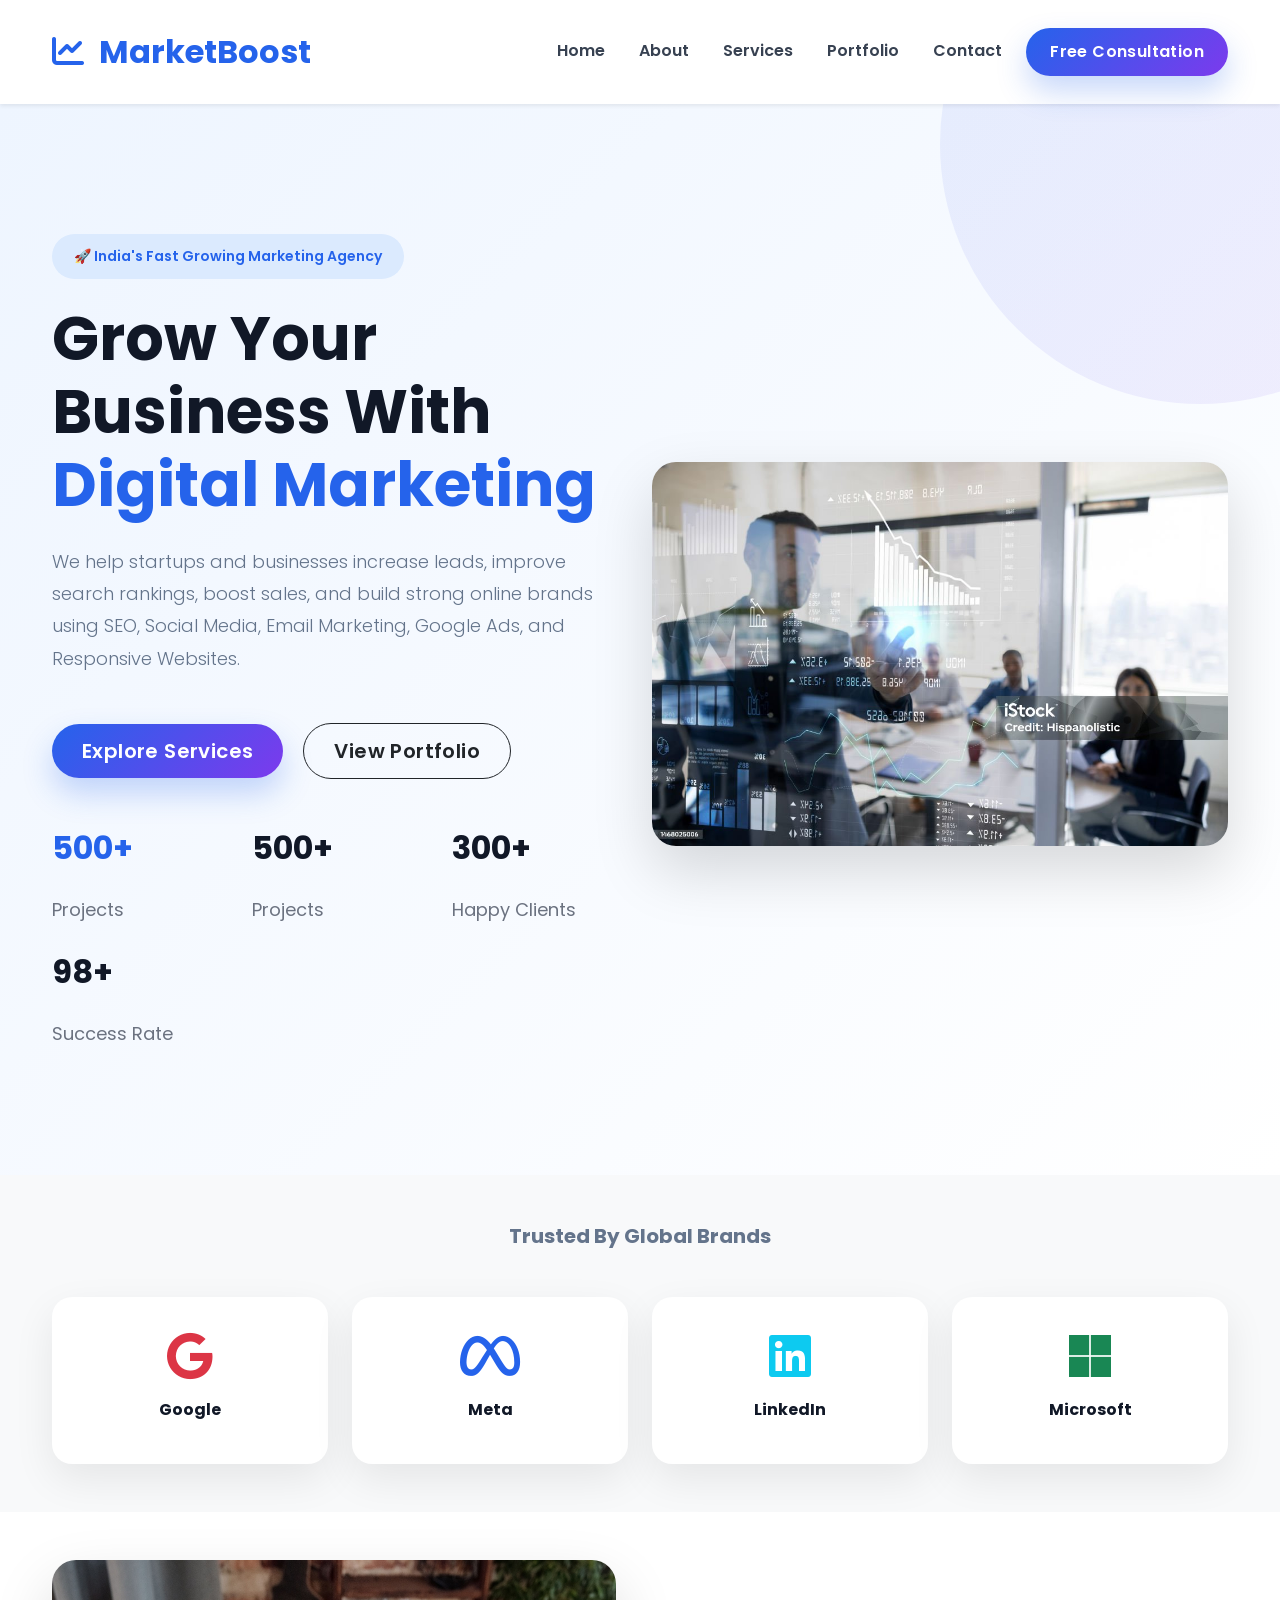
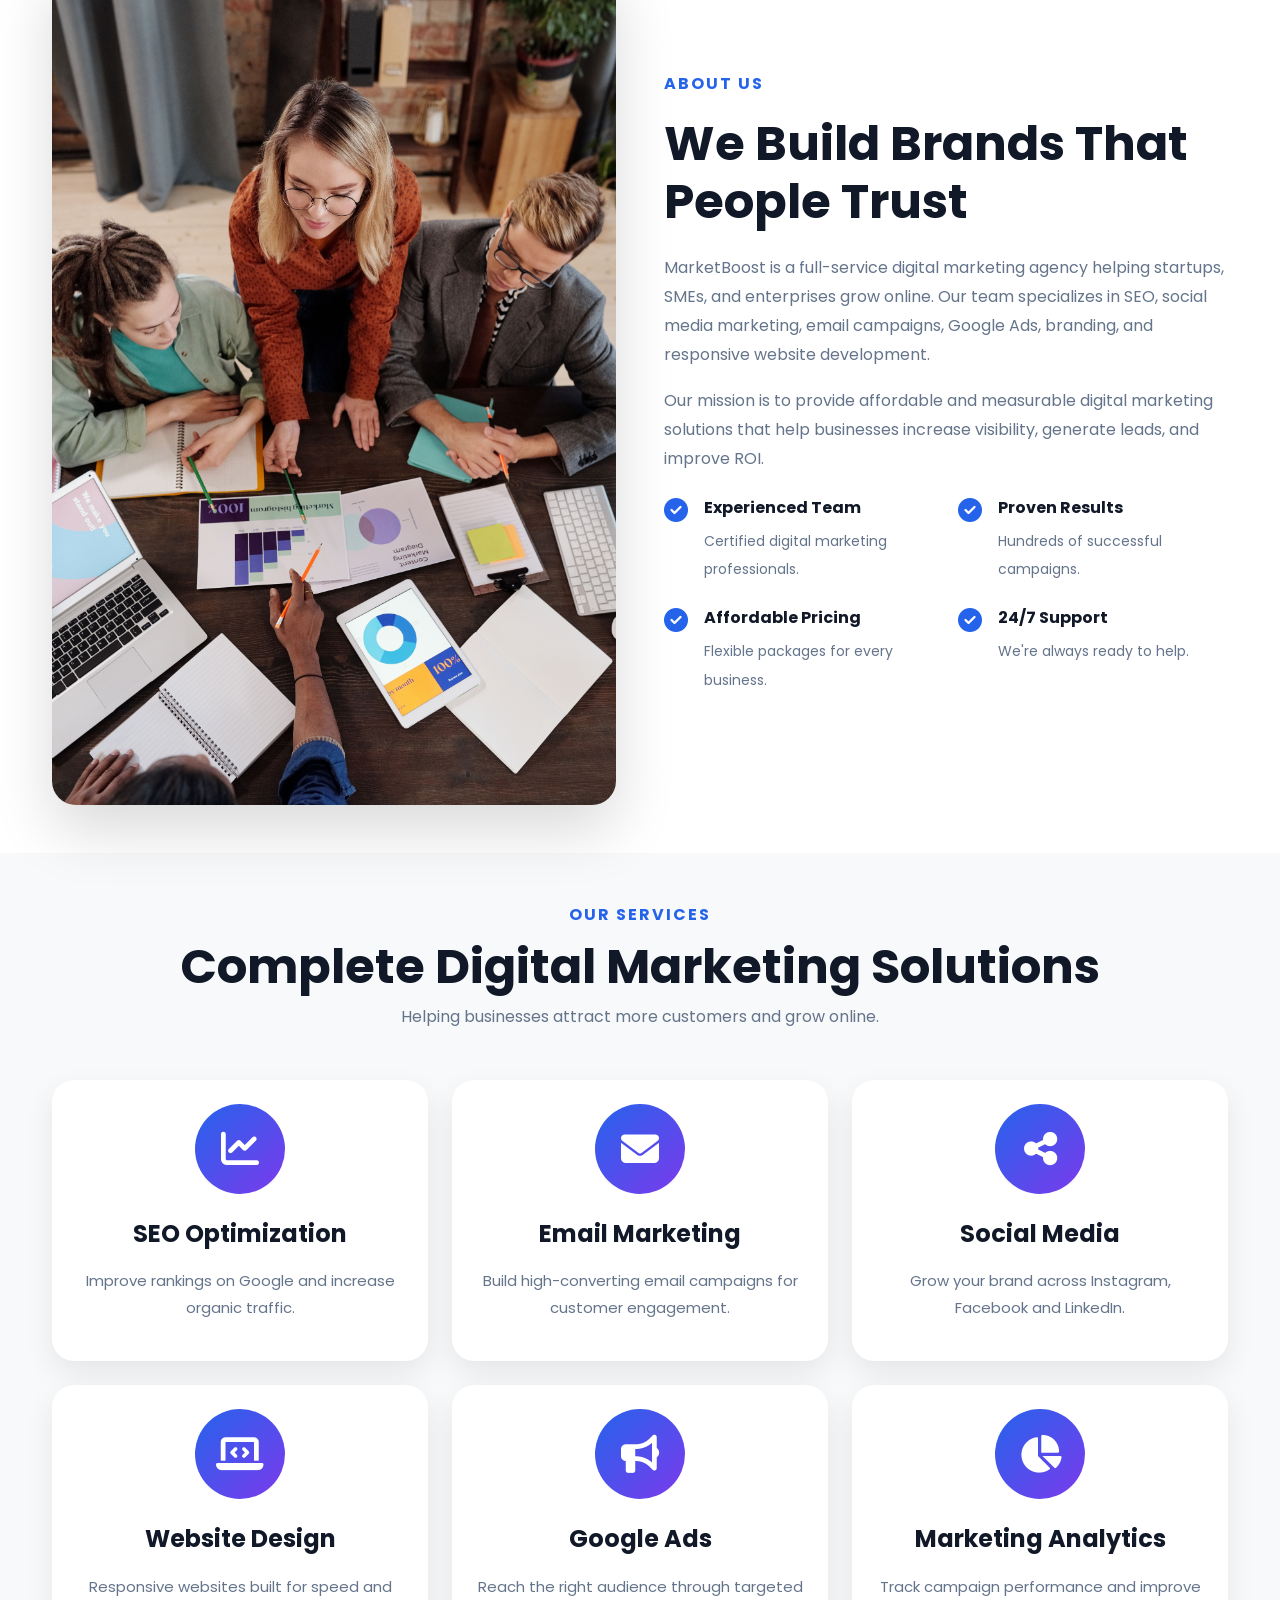
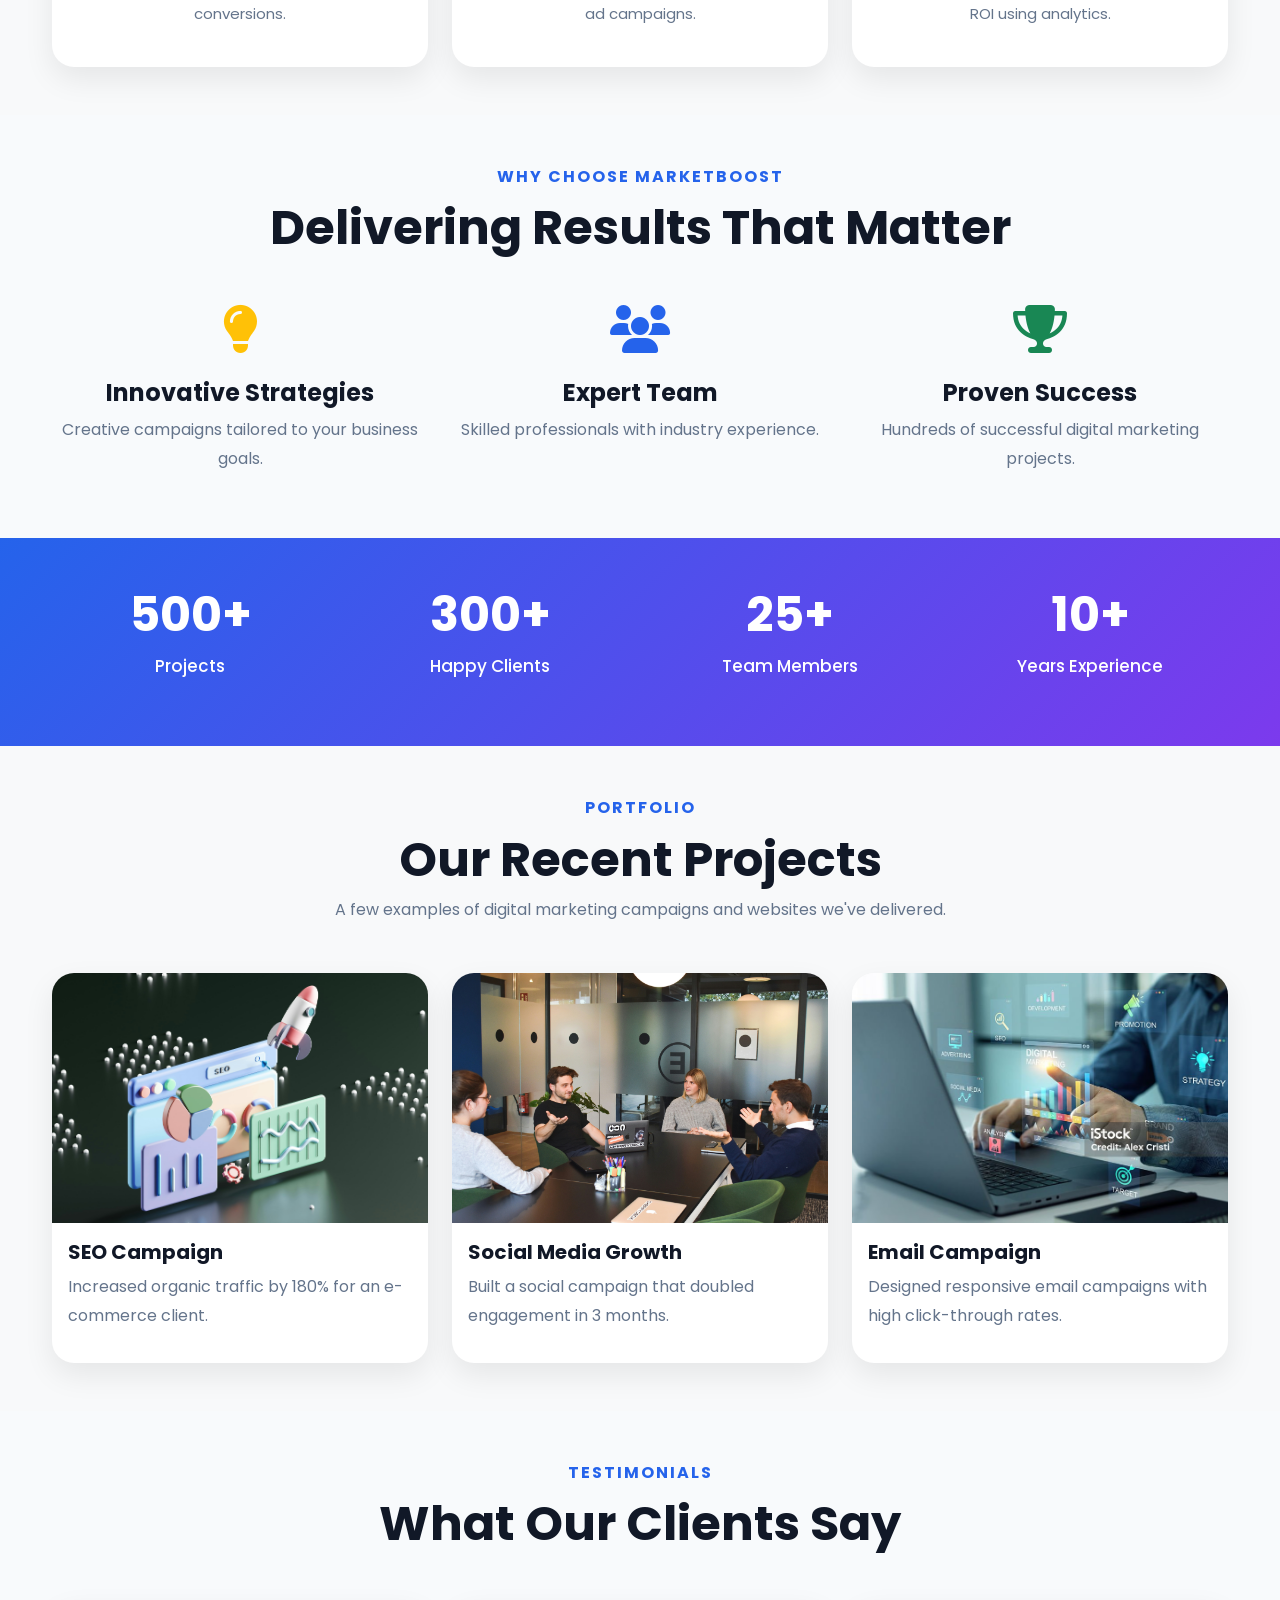
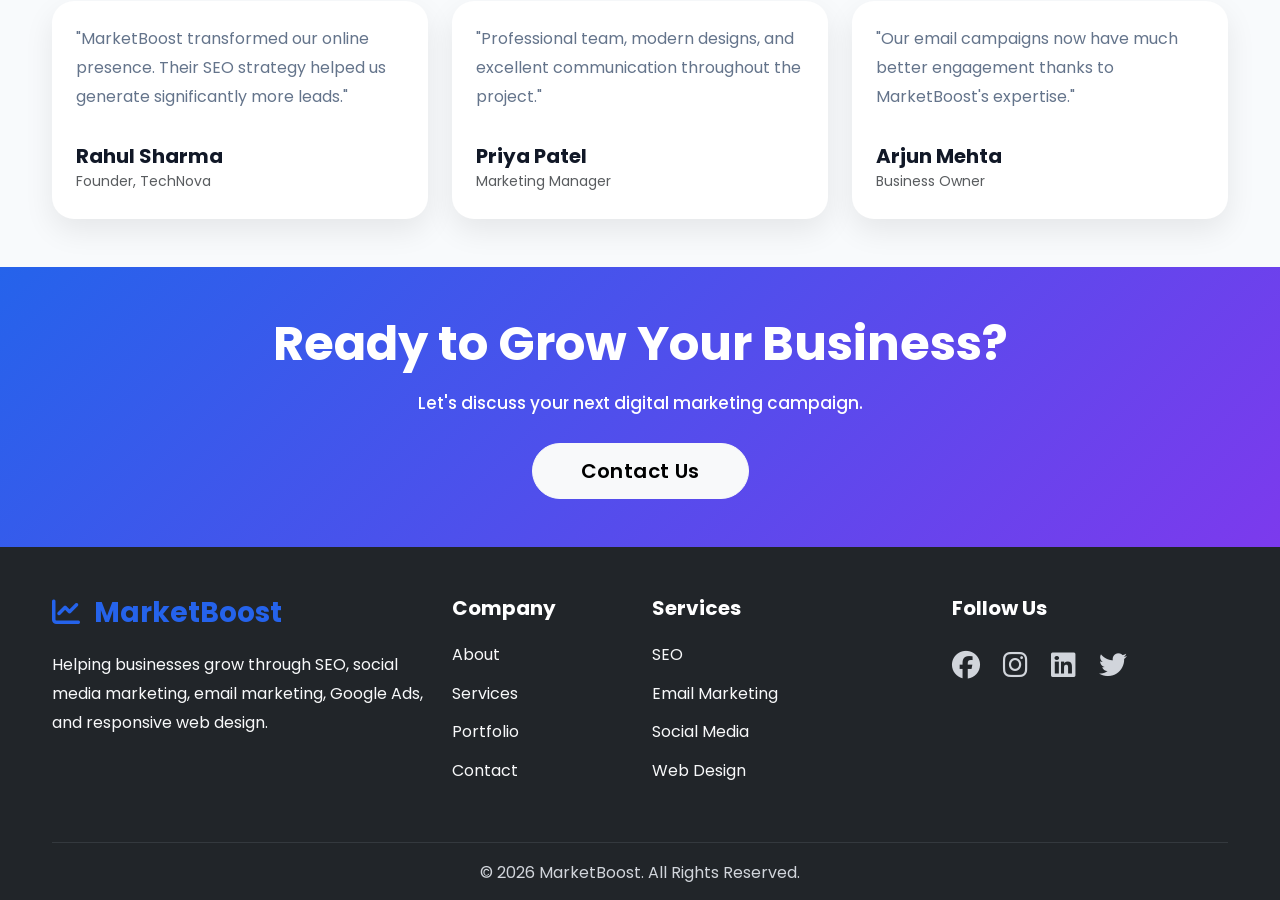
<file: index.html>
<!DOCTYPE html>
<html lang="en">

<head>

    <meta charset="UTF-8">

    <meta name="viewport" content="width=device-width, initial-scale=1.0">

    <title>MarketBoost | Digital Marketing Agency</title>

    <meta name="description"
        content="MarketBoost is a modern digital marketing agency specializing in SEO, Email Marketing, Social Media Marketing, Web Design, and Business Growth.">

    <!-- Google Font -->

    <link rel="preconnect" href="https://fonts.googleapis.com">

    <link rel="preconnect"
        href="https://fonts.gstatic.com"
        crossorigin>

    <link href="https://fonts.googleapis.com/css2?family=Poppins:wght@300;400;500;600;700;800&display=swap"
        rel="stylesheet">

    <!-- Bootstrap -->

    <link href="https://cdn.jsdelivr.net/npm/bootstrap@5.3.3/dist/css/bootstrap.min.css"
        rel="stylesheet">

    <!-- Font Awesome -->

    <link rel="stylesheet"
        href="https://cdnjs.cloudflare.com/ajax/libs/font-awesome/6.6.0/css/all.min.css">

    <!-- Custom CSS -->

    <link rel="stylesheet"
        href="assets/css/style.css">
        <link rel="stylesheet" href="assets/css/responsive.css">

</head>

<body>

<!-- ================= NAVBAR ================= -->

<nav class="navbar navbar-expand-lg navbar-light bg-white shadow-sm sticky-top">

<div class="container">

<a class="navbar-brand fw-bold fs-2 text-primary"
href="#">

<i class="fa-solid fa-chart-line"></i>

MarketBoost

</a>

<button
class="navbar-toggler"
type="button"
data-bs-toggle="collapse"
data-bs-target="#menu">

<span class="navbar-toggler-icon"></span>

</button>

<div class="collapse navbar-collapse"
id="menu">

<ul class="navbar-nav ms-auto align-items-lg-center">

<li class="nav-item">

<a class="nav-link"
href="index.html">

Home

</a>

</li>

<li class="nav-item">

<a class="nav-link"
href="about.html">

About

</a>

</li>

<li class="nav-item">

<a class="nav-link"
href="services.html">

Services

</a>

</li>

<li class="nav-item">

<a class="nav-link"
href="portfolio.html">

Portfolio

</a>

</li>

<li class="nav-item">

<a class="nav-link"
href="contact.html">

Contact

</a>

</li>

<li class="nav-item ms-lg-3">

<a href="contact.html"
class="btn btn-primary px-4">

Free Consultation

</a>

</li>

</ul>

</div>

</div>

</nav>

<!-- ================= HERO ================= -->

<section class="hero">

<div class="container">

<div class="row align-items-center">

<div class="col-lg-6">

<span class="hero-tag">

🚀 India's Fast Growing Marketing Agency

</span>

<h1 class="display-3 fw-bold mt-4">

Grow Your Business

With

<span class="text-primary">

Digital Marketing

</span>

</h1>

<p class="lead text-secondary mt-4">

We help startups and businesses increase leads,
improve search rankings,
boost sales,
and build strong online brands using
SEO,
Social Media,
Email Marketing,
Google Ads,
and Responsive Websites.

</p>

<div class="mt-5">

<a href="#services"
class="btn btn-primary btn-lg me-3">

Explore Services

</a>

<a href="#portfolio"
class="btn btn-outline-dark btn-lg">

View Portfolio

</a>

</div>

<div class="row mt-5">

<div class="col-4">

<h2 class="fw-bold text-primary">

500+

</h2>

<p>

Projects

</p>

</div>

<div class="col-4">
    <h2 class="counter" data-target="500">0</h2>
    <p>Projects</p>
</div>

<div class="col-4">
    <h2 class="counter" data-target="300">0</h2>
    <p>Happy Clients</p>
</div>

<div class="col-4">
    <h2 class="counter" data-target="98">0</h2>
    <p>Success Rate</p>
</div>




</div>

</div>

<div class="col-lg-6">

<img
src="assets/images/hero1.jpg"
class="img-fluid rounded-4 shadow-lg"
alt="Digital Marketing">

</div>

</div>

</div>

</section>

<!-- ================= TRUSTED CLIENTS ================= -->

<section class="clients py-5 bg-light">

<div class="container text-center">

<h5 class="text-secondary mb-5">

Trusted By Global Brands

</h5>

<div class="row g-4">

<div class="col-6 col-md-3">

<div class="client-box">

<i class="fa-brands fa-google fa-3x text-danger"></i>

<h6 class="mt-3">

Google

</h6>

</div>

</div>

<div class="col-6 col-md-3">

<div class="client-box">

<i class="fa-brands fa-meta fa-3x text-primary"></i>

<h6 class="mt-3">

Meta

</h6>

</div>

</div>

<div class="col-6 col-md-3">

<div class="client-box">

<i class="fa-brands fa-linkedin fa-3x text-info"></i>

<h6 class="mt-3">

LinkedIn

</h6>

</div>

</div>

<div class="col-6 col-md-3">

<div class="client-box">

<i class="fa-brands fa-microsoft fa-3x text-success"></i>

<h6 class="mt-3">

Microsoft

</h6>

</div>

</div>

</div>

</div>

</section>

<!-- ================= ABOUT SECTION STARTS BELOW ================= -->
 <!-- ===========================
        ABOUT SECTION
=========================== -->

<section id="about" class="py-5">

    <div class="container">

        <div class="row align-items-center g-5">

            <div class="col-lg-6">

                <img src="assets/images/about.jpg"
                    class="img-fluid rounded-4 shadow-lg"
                    alt="About MarketBoost">

            </div>

            <div class="col-lg-6">

                <span class="text-primary fw-bold text-uppercase">

                    About Us

                </span>

                <h2 class="display-5 fw-bold mt-3">

                    We Build Brands That People Trust

                </h2>

                <p class="text-secondary mt-4">

                    MarketBoost is a full-service digital marketing agency
                    helping startups, SMEs, and enterprises grow online.
                    Our team specializes in SEO, social media marketing,
                    email campaigns, Google Ads, branding, and responsive
                    website development.

                </p>

                <p class="text-secondary">

                    Our mission is to provide affordable and measurable
                    digital marketing solutions that help businesses
                    increase visibility, generate leads, and improve ROI.

                </p>

                <div class="row mt-4">

                    <div class="col-md-6">

                        <div class="d-flex mb-4">

                            <i class="fa-solid fa-circle-check text-primary fs-4 me-3"></i>

                            <div>

                                <h6 class="fw-bold">

                                    Experienced Team

                                </h6>

                                <small class="text-secondary">

                                    Certified digital marketing professionals.

                                </small>

                            </div>

                        </div>

                        <div class="d-flex">

                            <i class="fa-solid fa-circle-check text-primary fs-4 me-3"></i>

                            <div>

                                <h6 class="fw-bold">

                                    Affordable Pricing

                                </h6>

                                <small class="text-secondary">

                                    Flexible packages for every business.

                                </small>

                            </div>

                        </div>

                    </div>

                    <div class="col-md-6">

                        <div class="d-flex mb-4">

                            <i class="fa-solid fa-circle-check text-primary fs-4 me-3"></i>

                            <div>

                                <h6 class="fw-bold">

                                    Proven Results

                                </h6>

                                <small class="text-secondary">

                                    Hundreds of successful campaigns.

                                </small>

                            </div>

                        </div>

                        <div class="d-flex">

                            <i class="fa-solid fa-circle-check text-primary fs-4 me-3"></i>

                            <div>

                                <h6 class="fw-bold">

                                    24/7 Support

                                </h6>

                                <small class="text-secondary">

                                    We're always ready to help.

                                </small>

                            </div>

                        </div>

                    </div>

                </div>

            </div>

        </div>

    </div>

</section>

<!-- ===========================
        SERVICES
=========================== -->

<section id="services" class="py-5 bg-light">

    <div class="container">

        <div class="text-center mb-5">

            <span class="text-primary fw-bold text-uppercase">

                Our Services

            </span>

            <h2 class="display-5 fw-bold mt-2">

                Complete Digital Marketing Solutions

            </h2>

            <p class="text-secondary">

                Helping businesses attract more customers and grow online.

            </p>

        </div>

        <div class="row g-4">

            <div class="col-lg-4">

                <div class="card h-100 border-0 shadow service-card">

                    <div class="card-body p-4 text-center">

                        <i class="fa-solid fa-chart-line fa-3x text-primary mb-4"></i>

                        <h4 class="fw-bold">

                            SEO Optimization

                        </h4>

                        <p class="text-secondary">

                            Improve rankings on Google and increase organic traffic.

                        </p>

                    </div>

                </div>

            </div>

            <div class="col-lg-4">

                <div class="card h-100 border-0 shadow service-card">

                    <div class="card-body p-4 text-center">

                        <i class="fa-solid fa-envelope fa-3x text-success mb-4"></i>

                        <h4 class="fw-bold">

                            Email Marketing

                        </h4>

                        <p class="text-secondary">

                            Build high-converting email campaigns for customer engagement.

                        </p>

                    </div>

                </div>

            </div>

            <div class="col-lg-4">

                <div class="card h-100 border-0 shadow service-card">

                    <div class="card-body p-4 text-center">

                        <i class="fa-solid fa-share-nodes fa-3x text-danger mb-4"></i>

                        <h4 class="fw-bold">

                            Social Media

                        </h4>

                        <p class="text-secondary">

                            Grow your brand across Instagram, Facebook and LinkedIn.

                        </p>

                    </div>

                </div>

            </div>

            <div class="col-lg-4">

                <div class="card h-100 border-0 shadow service-card">

                    <div class="card-body p-4 text-center">

                        <i class="fa-solid fa-laptop-code fa-3x text-warning mb-4"></i>

                        <h4 class="fw-bold">

                            Website Design

                        </h4>

                        <p class="text-secondary">

                            Responsive websites built for speed and conversions.

                        </p>

                    </div>

                </div>

            </div>

            <div class="col-lg-4">

                <div class="card h-100 border-0 shadow service-card">

                    <div class="card-body p-4 text-center">

                        <i class="fa-solid fa-bullhorn fa-3x text-info mb-4"></i>

                        <h4 class="fw-bold">

                            Google Ads

                        </h4>

                        <p class="text-secondary">

                            Reach the right audience through targeted ad campaigns.

                        </p>

                    </div>

                </div>

            </div>

            <div class="col-lg-4">

                <div class="card h-100 border-0 shadow service-card">

                    <div class="card-body p-4 text-center">

                        <i class="fa-solid fa-chart-pie fa-3x text-primary mb-4"></i>

                        <h4 class="fw-bold">

                            Marketing Analytics

                        </h4>

                        <p class="text-secondary">

                            Track campaign performance and improve ROI using analytics.

                        </p>

                    </div>

                </div>

            </div>

        </div>

    </div>

</section>

<!-- ===========================
      WHY CHOOSE US
=========================== -->

<section class="py-5">

    <div class="container">

        <div class="text-center mb-5">

            <span class="text-primary fw-bold text-uppercase">

                Why Choose MarketBoost

            </span>

            <h2 class="display-5 fw-bold mt-2">

                Delivering Results That Matter

            </h2>

        </div>

        <div class="row text-center g-4">

            <div class="col-lg-4">

                <i class="fa-solid fa-lightbulb fa-3x text-warning mb-4"></i>

                <h4 class="fw-bold">

                    Innovative Strategies

                </h4>

                <p class="text-secondary">

                    Creative campaigns tailored to your business goals.

                </p>

            </div>

            <div class="col-lg-4">

                <i class="fa-solid fa-users fa-3x text-primary mb-4"></i>

                <h4 class="fw-bold">

                    Expert Team

                </h4>

                <p class="text-secondary">

                    Skilled professionals with industry experience.

                </p>

            </div>

            <div class="col-lg-4">

                <i class="fa-solid fa-trophy fa-3x text-success mb-4"></i>

                <h4 class="fw-bold">

                    Proven Success

                </h4>

                <p class="text-secondary">

                    Hundreds of successful digital marketing projects.

                </p>

            </div>

        </div>

    </div>

</section>

<!-- ===========================
        COMPANY STATS
=========================== -->

<section class="stats py-5 bg-primary text-white">

    <div class="container">

        <div class="row text-center">

            <div class="col-6 col-lg-3">

                <h2 class="counter display-5 fw-bold" data-target="500">0</h2>
                <p>Projects</p>

            </div>

            <div class="col-6 col-lg-3">

                <h2 class="counter display-5 fw-bold" data-target="300">0</h2>
                <p>Happy Clients</p>

            </div>

            <div class="col-6 col-lg-3">

                <h2 class="counter display-5 fw-bold" data-target="25">0</h2>
                <p>Team Members</p>

            </div>

            <div class="col-6 col-lg-3">

                <h2 class="counter display-5 fw-bold" data-target="10">0</h2>
                <p>Years Experience</p>

            </div>

        </div>

    </div>

</section>
<!-- ===========================
      PART C STARTS BELOW
=========================== -->
<!-- ===========================
        PORTFOLIO
=========================== -->

<section id="portfolio" class="py-5 bg-light">

    <div class="container">

        <div class="text-center mb-5">

            <span class="text-primary fw-bold text-uppercase">

                Portfolio

            </span>

            <h2 class="display-5 fw-bold mt-2">

                Our Recent Projects

            </h2>

            <p class="text-secondary">

                A few examples of digital marketing campaigns and websites we've delivered.

            </p>

        </div>

        <div class="row g-4">

            <div class="col-md-4">
                <div class="card border-0 shadow h-100">
                    <img src="assets/images/project1.jpg" class="card-img-top" alt="SEO Campaign">
                    <div class="card-body">
                        <h5 class="fw-bold">SEO Campaign</h5>
                        <p class="text-secondary">Increased organic traffic by 180% for an e-commerce client.</p>
                    </div>
                </div>
            </div>

            <div class="col-md-4">
                <div class="card border-0 shadow h-100">
                    <img src="assets/images/project2.jpg" class="card-img-top" alt="Social Media">
                    <div class="card-body">
                        <h5 class="fw-bold">Social Media Growth</h5>
                        <p class="text-secondary">Built a social campaign that doubled engagement in 3 months.</p>
                    </div>
                </div>
            </div>

            <div class="col-md-4">
                <div class="card border-0 shadow h-100">
                    <img src="assets/images/project3.jpg" class="card-img-top" alt="Email Marketing">
                    <div class="card-body">
                        <h5 class="fw-bold">Email Campaign</h5>
                        <p class="text-secondary">Designed responsive email campaigns with high click-through rates.</p>
                    </div>
                </div>
            </div>

        </div>

    </div>

</section>

<!-- ===========================
        TESTIMONIALS
=========================== -->

<section id="testimonials" class="py-5">

    <div class="container">

        <div class="text-center mb-5">

            <span class="text-primary fw-bold text-uppercase">

                Testimonials

            </span>

            <h2 class="display-5 fw-bold mt-2">

                What Our Clients Say

            </h2>

        </div>

        <div class="row g-4">

            <div class="col-lg-4">
                <div class="card border-0 shadow h-100 p-4">
                    <p class="text-secondary">
                        "MarketBoost transformed our online presence. Their SEO strategy helped us generate significantly more leads."
                    </p>
                    <h5 class="mt-3 mb-0">Rahul Sharma</h5>
                    <small class="text-muted">Founder, TechNova</small>
                </div>
            </div>

            <div class="col-lg-4">
                <div class="card border-0 shadow h-100 p-4">
                    <p class="text-secondary">
                        "Professional team, modern designs, and excellent communication throughout the project."
                    </p>
                    <h5 class="mt-3 mb-0">Priya Patel</h5>
                    <small class="text-muted">Marketing Manager</small>
                </div>
            </div>

            <div class="col-lg-4">
                <div class="card border-0 shadow h-100 p-4">
                    <p class="text-secondary">
                        "Our email campaigns now have much better engagement thanks to MarketBoost's expertise."
                    </p>
                    <h5 class="mt-3 mb-0">Arjun Mehta</h5>
                    <small class="text-muted">Business Owner</small>
                </div>
            </div>

        </div>

    </div>

</section>

<!-- ===========================
        CONTACT CTA
=========================== -->

<section id="contact" class="py-5 bg-primary text-white">

    <div class="container text-center">

        <h2 class="display-5 fw-bold">

            Ready to Grow Your Business?

        </h2>

        <p class="lead mt-3 mb-4">

            Let's discuss your next digital marketing campaign.

        </p>

        <a href="contact.html" class="btn btn-light btn-lg px-5">

            Contact Us

        </a>

    </div>

</section>

<!-- ===========================
        FOOTER
=========================== -->

<footer class="bg-dark text-white pt-5 pb-4">

    <div class="container">

        <div class="row">

            <div class="col-lg-4 mb-4">

                <h3 class="fw-bold text-primary">
                    <i class="fa-solid fa-chart-line me-2"></i>
                    MarketBoost

                </h3>

                <p class="text-light">

                    Helping businesses grow through SEO, social media marketing,
                    email marketing, Google Ads, and responsive web design.

                </p>

            </div>

            <div class="col-lg-2 mb-4">

                <h5>Company</h5>

                <ul class="list-unstyled">

                    <li><a href="about.html" class="text-light text-decoration-none">About</a></li>
                    <li><a href="services.html" class="text-light text-decoration-none">Services</a></li>
                    <li><a href="portfolio.html" class="text-light text-decoration-none">Portfolio</a></li>
                    <li><a href="contact.html" class="text-light text-decoration-none">Contact</a></li></a></li>
                </ul>

            </div>

            <div class="col-lg-3 mb-4">

                <h5>Services</h5>

                <ul class="list-unstyled">

                    <li><a href="services.html" class="text-light text-decoration-none">SEO</a></li>

                    <li><a href="services.html" class="text-light text-decoration-none">Email Marketing</a></li>

                    <li><a href="services.html" class="text-light text-decoration-none">Social Media</a></li>

                    <li><a href="services.html" class="text-light text-decoration-none">Web Design</a></li>

                </ul>

            </div>

            <div class="col-lg-3 mb-4">

                <h5>Follow Us</h5>

                <div class="fs-3">

<a href="#"><i class="fab fa-facebook me-3"></i></a>

<a href="#"><i class="fab fa-instagram me-3"></i></a>

<a href="#"><i class="fab fa-linkedin me-3"></i></a>

<a href="#"><i class="fab fa-twitter"></i></a>

</div>
            </div>

        </div>

        <hr class="border-secondary">

        <div class="text-center">

            <p class="mb-0">

                © 2026 MarketBoost. All Rights Reserved.

            </p>

        </div>

    </div>

</footer>

<!-- Bootstrap JS -->

<script src="https://cdn.jsdelivr.net/npm/bootstrap@5.3.3/dist/js/bootstrap.bundle.min.js"></script>

<!-- Custom JS -->

<script src="assets/js/script.js"></script>

</body>

<div id="loader">
    <div class="loader-circle"></div>
</div>

</html>
</file>
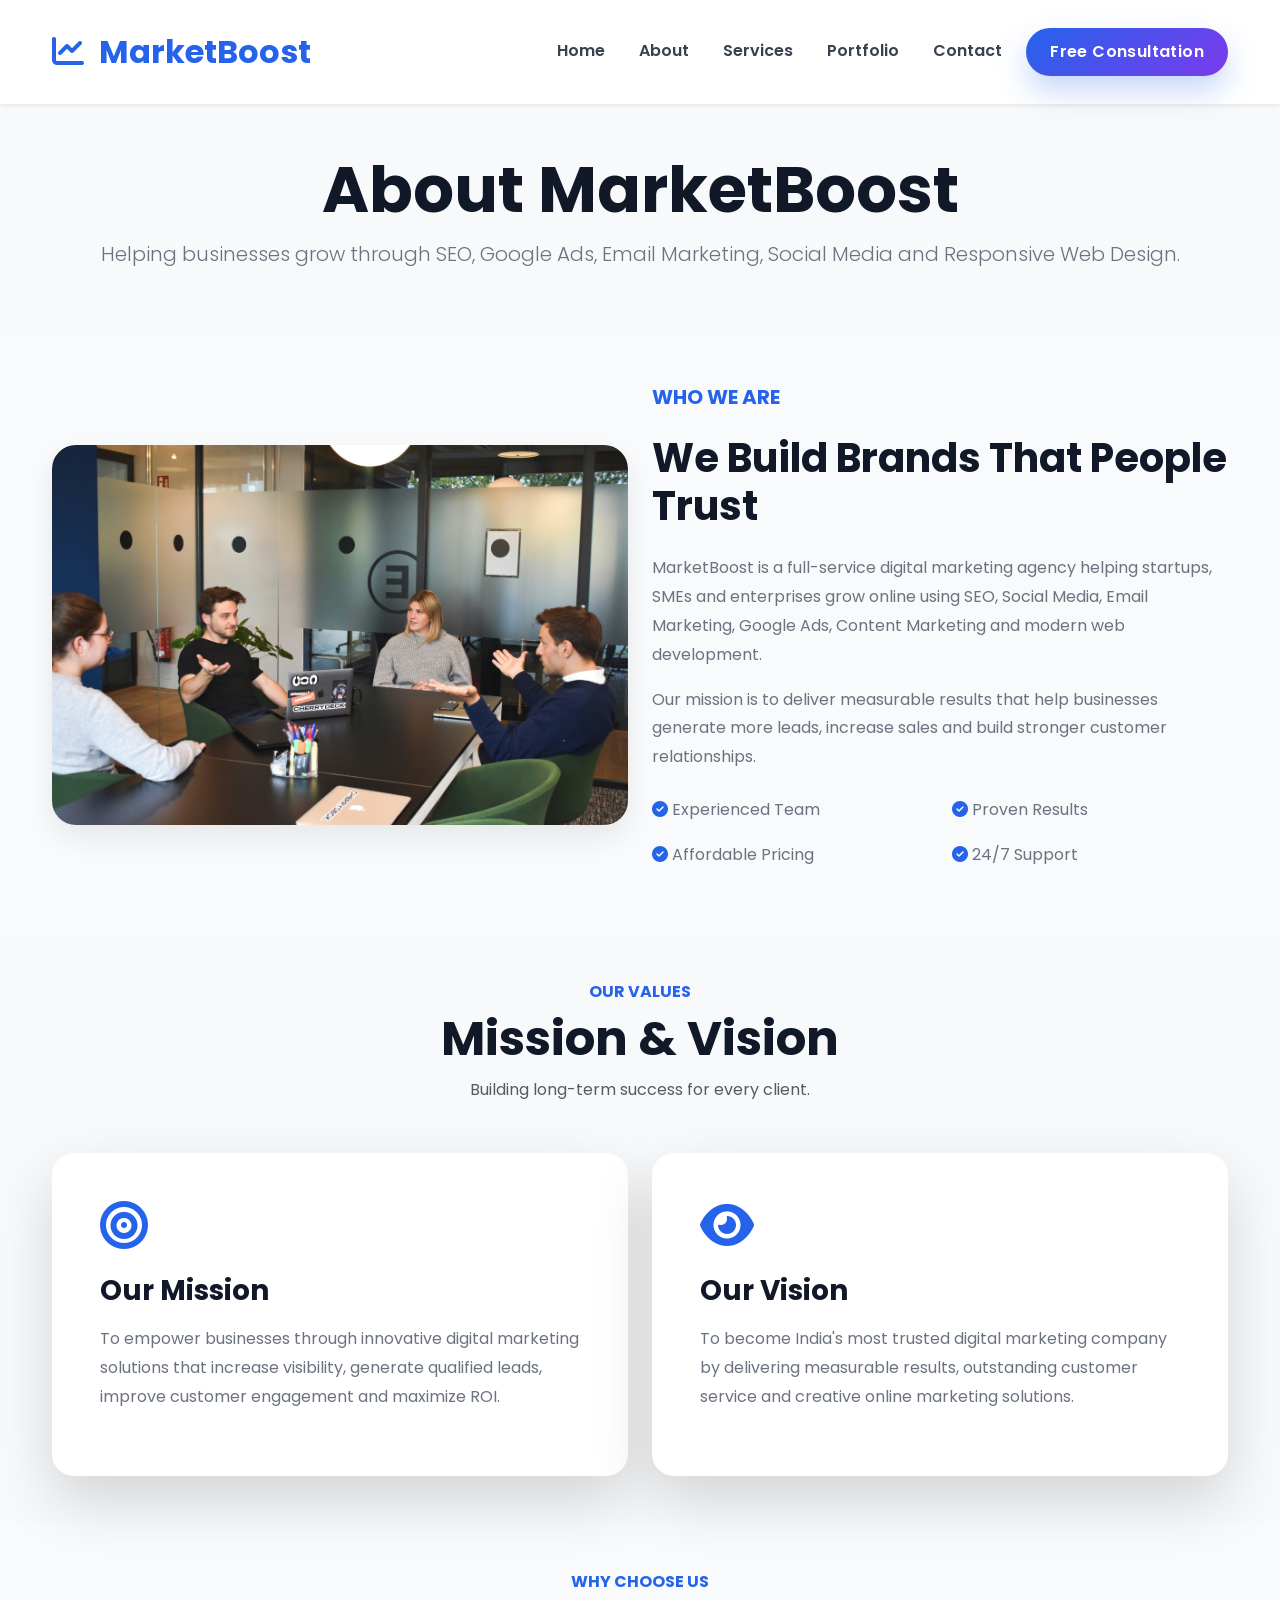
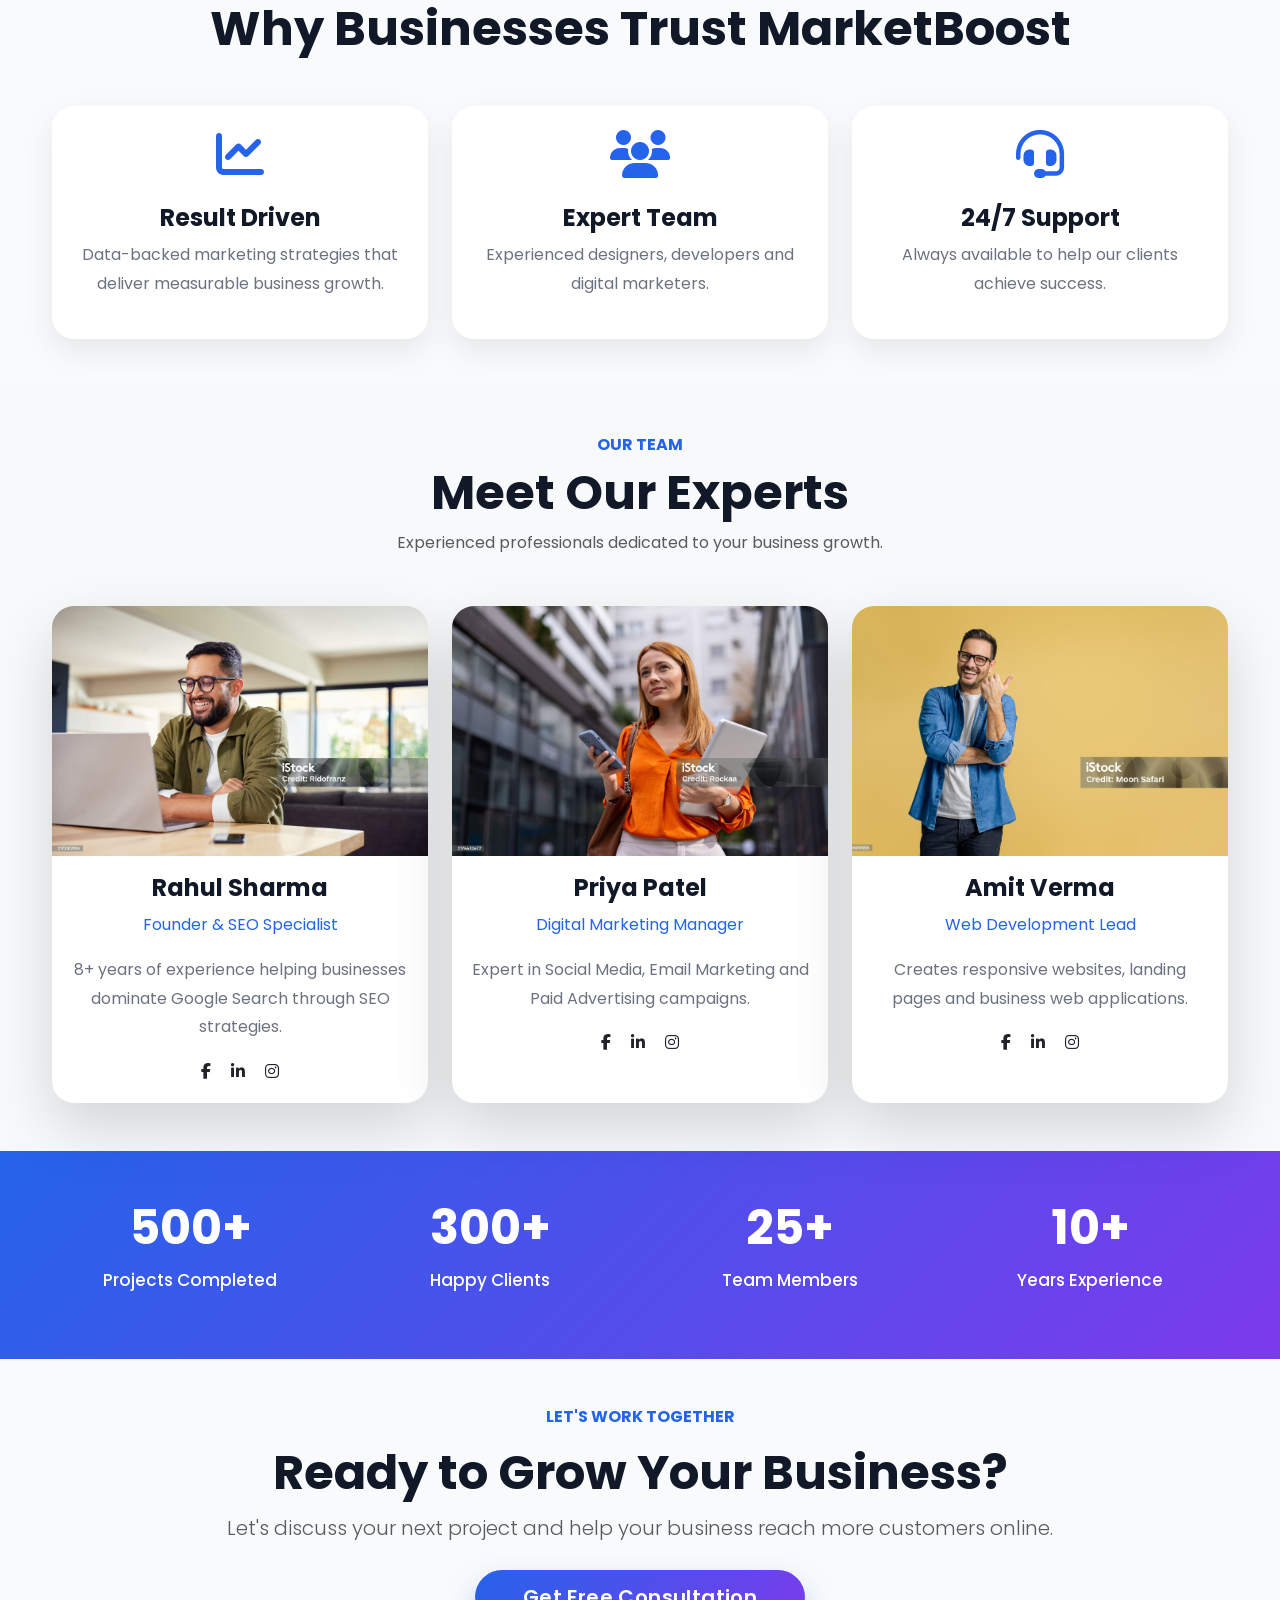
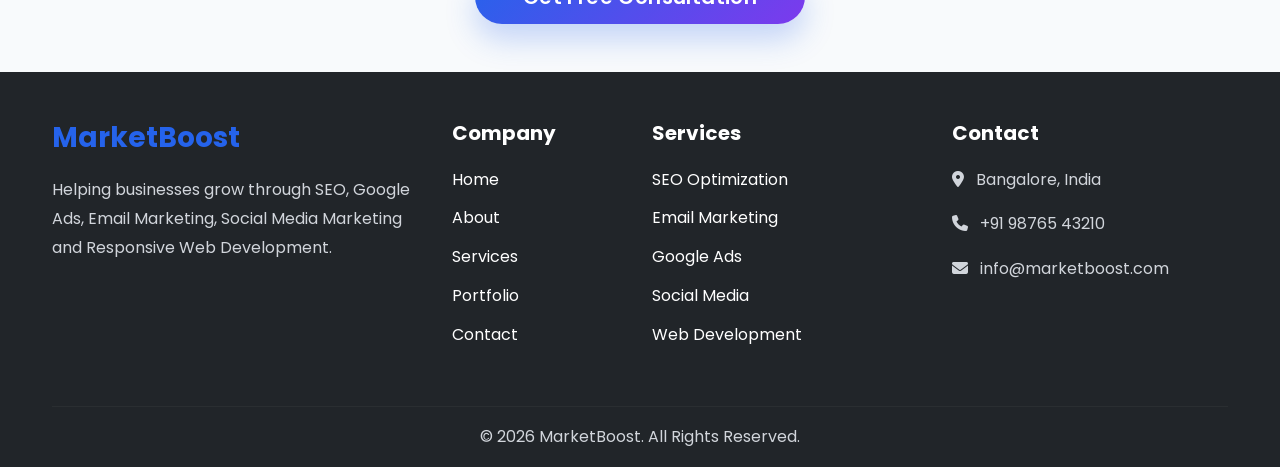
<file: about.html>
<!DOCTYPE html>
<html lang="en">

<head>

<meta charset="UTF-8">

<meta name="viewport" content="width=device-width, initial-scale=1.0">
<meta name="description" content="MarketBoost is a digital marketing agency providing SEO, Social Media Marketing, Email Marketing, Google Ads and Web Design services.">

<title>About | MarketBoost Digital Marketing Agency</title>

<link href="https://cdn.jsdelivr.net/npm/bootstrap@5.3.3/dist/css/bootstrap.min.css" rel="stylesheet">

<link rel="stylesheet" href="assets/css/style.css">

<link rel="stylesheet" href="assets/css/responsive.css">

<link rel="stylesheet"
href="https://cdnjs.cloudflare.com/ajax/libs/font-awesome/6.5.2/css/all.min.css">

</head>

<body>

<!-- Navbar -->

<nav class="navbar navbar-expand-lg navbar-light bg-white shadow-sm sticky-top">

<div class="container">

<a class="navbar-brand fw-bold fs-2 text-primary"
href="index.html">

<i class="fa-solid fa-chart-line"></i>

MarketBoost

</a>

<button
class="navbar-toggler"
type="button"
data-bs-toggle="collapse"
data-bs-target="#menu">

<span class="navbar-toggler-icon"></span>

</button>

<div class="collapse navbar-collapse"
id="menu">

<ul class="navbar-nav ms-auto align-items-lg-center">

<li class="nav-item">
<a class="nav-link" href="index.html">Home</a>
</li>

<li class="nav-item">
<a class="nav-link active" href="about.html">About</a>
</li>

<li class="nav-item">
<a class="nav-link" href="services.html">Services</a>
</li>

<li class="nav-item">
<a class="nav-link" href="portfolio.html">Portfolio</a>
</li>

<li class="nav-item">
<a class="nav-link" href="contact.html">Contact</a>
</li>

<li class="nav-item ms-lg-3">

<a href="contact.html"
class="btn btn-primary px-4">

Free Consultation

</a>

</li>

</ul>

</div>

</div>

</nav>

<!-- Hero -->

<section class="py-5 bg-light">

<div class="container text-center">

<h1 class="display-3 fw-bold">

About MarketBoost

</h1>

<p class="lead">

Helping businesses grow through SEO,
Google Ads,
Email Marketing,
Social Media
and Responsive Web Design.

</p>

</div>

</section>

<!-- About -->

<section class="py-5">

<div class="container">

<div class="row align-items-center">

<div class="col-lg-6">

<img src="assets/images/project2.jpg"

class="img-fluid rounded-4 shadow">

</div>

<div class="col-lg-6">

<h5 class="text-primary fw-bold">

WHO WE ARE

</h5>

<h2 class="fw-bold display-6 my-4">

We Build Brands That People Trust

</h2>

<p>

MarketBoost is a full-service digital marketing agency helping startups,
SMEs and enterprises grow online using SEO,
Social Media,
Email Marketing,
Google Ads,
Content Marketing and modern web development.

</p>

<p>

Our mission is to deliver measurable results that help businesses generate more leads,
increase sales and build stronger customer relationships.

</p>

<div class="row mt-4">

<div class="col-6">

<p>

<i class="fa-solid fa-circle-check text-primary"></i>

Experienced Team

</p>

<p>

<i class="fa-solid fa-circle-check text-primary"></i>

Affordable Pricing

</p>

</div>

<div class="col-6">

<p>

<i class="fa-solid fa-circle-check text-primary"></i>

Proven Results

</p>

<p>

<i class="fa-solid fa-circle-check text-primary"></i>

24/7 Support

</p>

</div>

</div>

</div>

</div>

</div>

</section>
<!-- Mission & Vision -->

<section class="py-5 bg-light">

<div class="container">

<div class="text-center mb-5">

<h6 class="text-primary fw-bold">
OUR VALUES
</h6>

<h2 class="fw-bold display-5">
Mission & Vision
</h2>

<p class="text-muted">
Building long-term success for every client.
</p>

</div>

<div class="row g-4">

<div class="col-lg-6">

<div class="card border-0 shadow-lg h-100">

<div class="card-body p-5">

<i class="fa-solid fa-bullseye fa-3x text-primary mb-4"></i>

<h3 class="fw-bold">

Our Mission

</h3>

<p class="mt-3">

To empower businesses through innovative
digital marketing solutions that increase
visibility, generate qualified leads,
improve customer engagement and maximize ROI.

</p>

</div>

</div>

</div>

<div class="col-lg-6">

<div class="card border-0 shadow-lg h-100">

<div class="card-body p-5">

<i class="fa-solid fa-eye fa-3x text-primary mb-4"></i>

<h3 class="fw-bold">

Our Vision

</h3>

<p class="mt-3">

To become India's most trusted digital
marketing company by delivering measurable
results, outstanding customer service and
creative online marketing solutions.

</p>

</div>

</div>

</div>

</div>

</div>

</section>



<!-- Why Choose Us -->

<section class="py-5">

<div class="container">

<div class="text-center mb-5">

<h6 class="text-primary fw-bold">
WHY CHOOSE US
</h6>

<h2 class="fw-bold display-5">

Why Businesses Trust MarketBoost

</h2>

</div>

<div class="row g-4">

<div class="col-md-4">

<div class="card border-0 shadow text-center p-4 h-100">

<i class="fa-solid fa-chart-line fa-3x text-primary mb-4"></i>

<h4>

Result Driven

</h4>

<p>

Data-backed marketing strategies that
deliver measurable business growth.

</p>

</div>

</div>

<div class="col-md-4">

<div class="card border-0 shadow text-center p-4 h-100">

<i class="fa-solid fa-users fa-3x text-primary mb-4"></i>

<h4>

Expert Team

</h4>

<p>

Experienced designers,
developers and digital marketers.

</p>

</div>

</div>

<div class="col-md-4">

<div class="card border-0 shadow text-center p-4 h-100">

<i class="fa-solid fa-headset fa-3x text-primary mb-4"></i>

<h4>

24/7 Support

</h4>

<p>

Always available to help our
clients achieve success.

</p>

</div>

</div>

</div>

</div>

</section>
<!-- Team Section -->

<section class="py-5 bg-light">

<div class="container">

<div class="text-center mb-5">

<h6 class="text-primary fw-bold">

OUR TEAM

</h6>

<h2 class="fw-bold display-5">

Meet Our Experts

</h2>

<p class="text-muted">

Experienced professionals dedicated to your business growth.

</p>

</div>

<div class="row g-4">

<!-- Team Member 1 -->

<div class="col-lg-4">

<div class="card border-0 shadow-lg h-100 text-center">

<img src="assets/images/rahul.jpg"
class="card-img-top"
alt="Rahul Sharma">

<div class="card-body">

<h4 class="fw-bold">

Rahul Sharma

</h4>

<p class="text-primary">

Founder & SEO Specialist

</p>

<p>

8+ years of experience helping businesses dominate Google Search through SEO strategies.

</p>

<div class="mt-3">

<i class="fab fa-facebook-f me-3"></i>

<i class="fab fa-linkedin-in me-3"></i>

<i class="fab fa-instagram"></i>

</div>

</div>

</div>

</div>

<!-- Team Member 2 -->

<div class="col-lg-4">

<div class="card border-0 shadow-lg h-100 text-center">

<img src="assets/images/priya.jpg"
class="card-img-top"
alt="Priya Patel">

<div class="card-body">

<h4 class="fw-bold">

Priya Patel

</h4>

<p class="text-primary">

Digital Marketing Manager

</p>

<p>

Expert in Social Media, Email Marketing and Paid Advertising campaigns.

</p>

<div class="mt-3">

<i class="fab fa-facebook-f me-3"></i>

<i class="fab fa-linkedin-in me-3"></i>

<i class="fab fa-instagram"></i>

</div>

</div>

</div>

</div>

<!-- Team Member 3 -->

<div class="col-lg-4">

<div class="card border-0 shadow-lg h-100 text-center">

<img src="assets/images/amit.jpg"
class="card-img-top"
alt="Amit Verma">

<div class="card-body">

<h4 class="fw-bold">

Amit Verma

</h4>

<p class="text-primary">

Web Development Lead

</p>

<p>

Creates responsive websites, landing pages and business web applications.

</p>

<div class="mt-3">

<i class="fab fa-facebook-f me-3"></i>

<i class="fab fa-linkedin-in me-3"></i>

<i class="fab fa-instagram"></i>

</div>

</div>

</div>

</div>

</div>

</div>

</section>



<!-- Company Statistics -->

<section class=" stats py-5 bg-primary text-white"

style="background:linear-gradient(135deg,#2563eb,#7c3aed);">

<div class="container">

<div class="row text-center">

<div class="col-6 col-lg-3">

<h2 class="display-5 fw-bold counter"
data-target="500">0</h2>

<p>Projects Completed</p>

</div>

<div class="col-6 col-lg-3">

<h2 class="display-5 fw-bold counter"
data-target="300">0</h2>

<p>Happy Clients</p>

</div>

<div class="col-6 col-lg-3">

<h2 class="display-5 fw-bold counter"
data-target="25">0</h2>

<p>Team Members</p>

</div>

<div class="col-6 col-lg-3">

<h2 class="display-5 fw-bold counter"
data-target="10">0</h2>

<p>Years Experience</p>

</div>

</div>

</div>

</section>
<!-- Call To Action -->

<section class="py-5">

<div class="container">

<div class="text-center">

<h6 class="text-primary fw-bold">

LET'S WORK TOGETHER

</h6>

<h2 class="display-5 fw-bold mt-3">

Ready to Grow Your Business?

</h2>

<p class="lead text-muted mb-4">

Let's discuss your next project and help your business reach more customers online.

</p>

<a href="contact.html" class="btn btn-primary btn-lg px-5">

Get Free Consultation

</a>

</div>

</div>

</section>



<!-- Footer -->

<footer class="bg-dark text-white pt-5 pb-3">

<div class="container">

<div class="row">

<div class="col-lg-4 mb-4">

<h3 class="fw-bold text-primary">

MarketBoost

</h3>

<p>

Helping businesses grow through SEO,
Google Ads,
Email Marketing,
Social Media Marketing
and Responsive Web Development.

</p>

</div>

<div class="col-lg-2 mb-4">

<h5>

Company

</h5>

<ul class="list-unstyled">

<li><a href="index.html" class="text-white text-decoration-none">Home</a></li>

<li><a href="about.html" class="text-white text-decoration-none">About</a></li>

<li><a href="services.html" class="text-white text-decoration-none">Services</a></li>

<li><a href="portfolio.html" class="text-white text-decoration-none">Portfolio</a></li>

<li><a href="contact.html" class="text-white text-decoration-none">Contact</a></li>

</ul>

</div>

<div class="col-lg-3 mb-4">

<h5>

Services

</h5>

<ul class="list-unstyled">

<li>SEO Optimization</li>

<li>Email Marketing</li>

<li>Google Ads</li>

<li>Social Media</li>

<li>Web Development</li>

</ul>

</div>

<div class="col-lg-3 mb-4">

<h5>

Contact

</h5>

<p>

<i class="fa-solid fa-location-dot me-2"></i>

Bangalore, India

</p>

<p>

<i class="fa-solid fa-phone me-2"></i>

+91 98765 43210

</p>

<p>

<i class="fa-solid fa-envelope me-2"></i>

info@marketboost.com

</p>

</div>

</div>

<hr>

<div class="text-center">

<p class="mb-0">

© 2026 MarketBoost. All Rights Reserved.

</p>

</div>

</div>

</footer>


<script src="assets/js/script.js"></script>
<script src="https://cdn.jsdelivr.net/npm/bootstrap@5.3.3/dist/js/bootstrap.bundle.min.js"></script>


</body>

<div id="loader">
    <div class="loader-circle"></div>
</div>

</html>
</file>
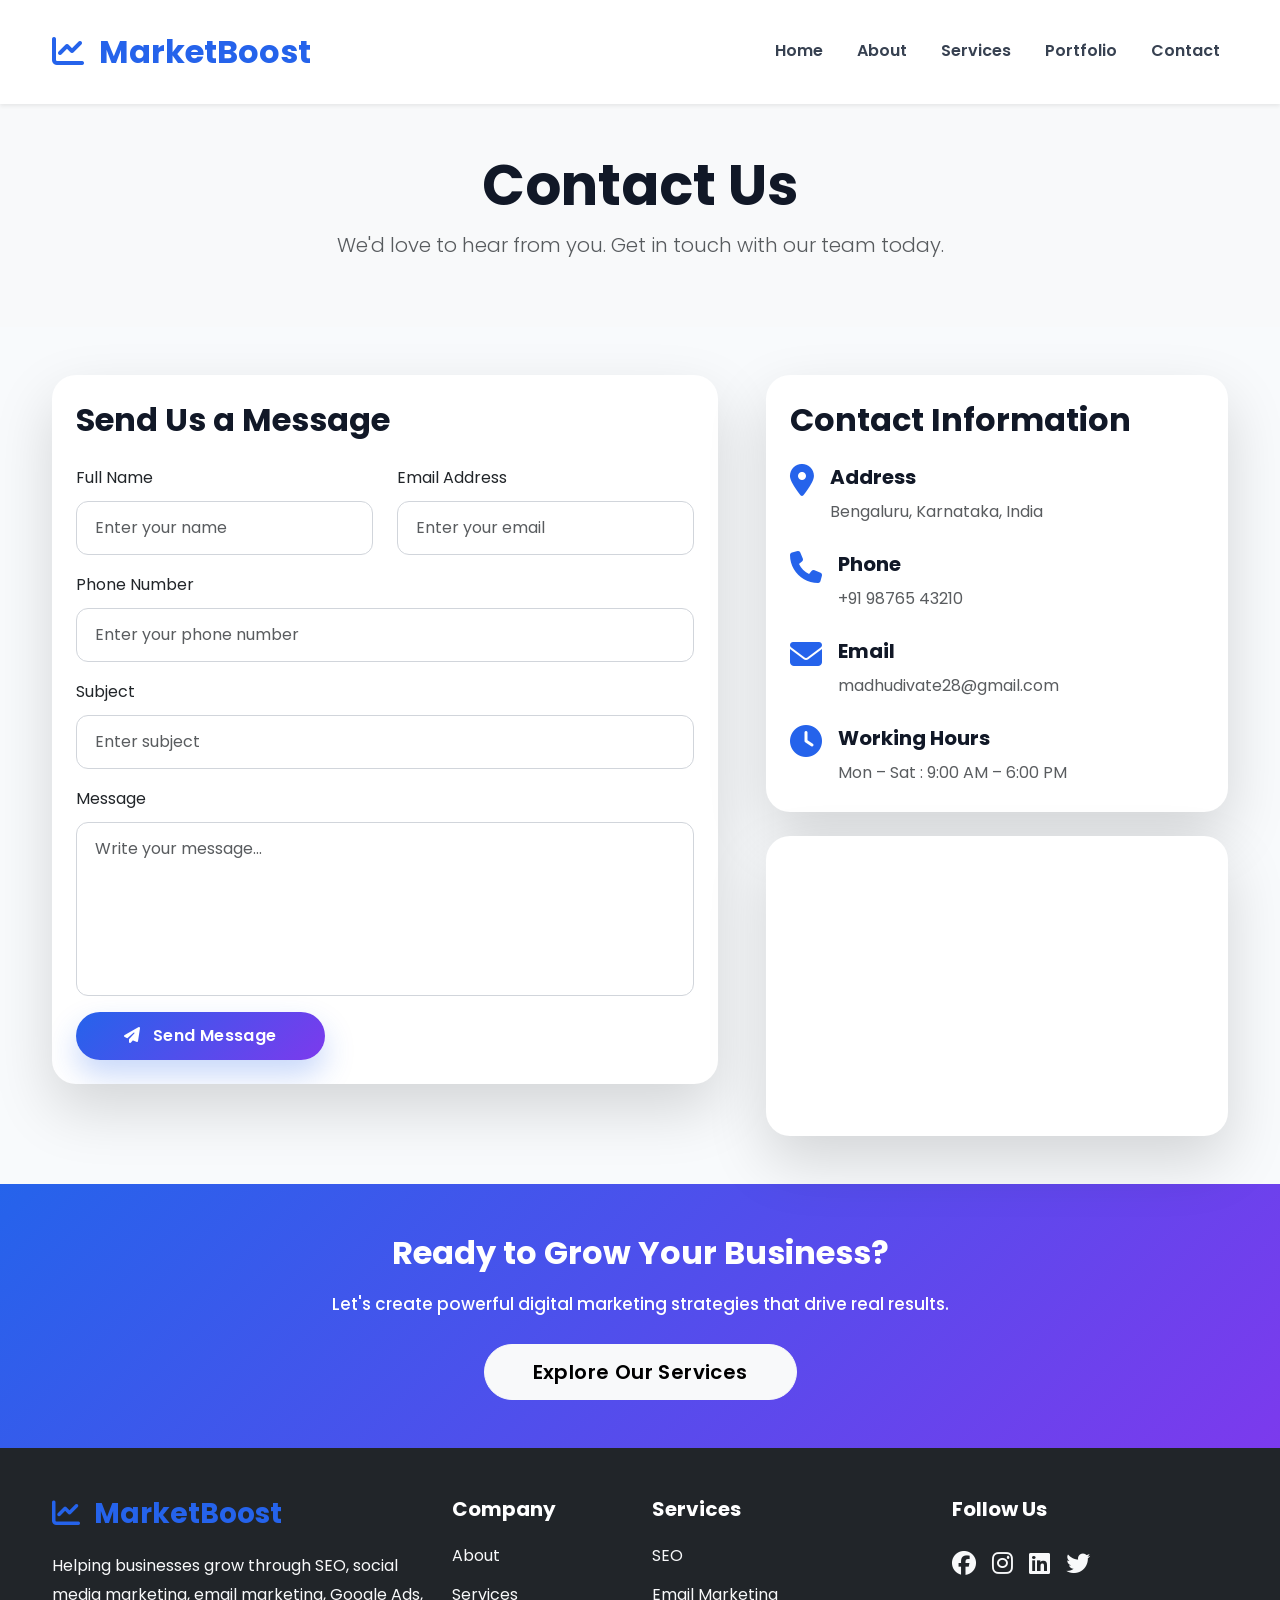
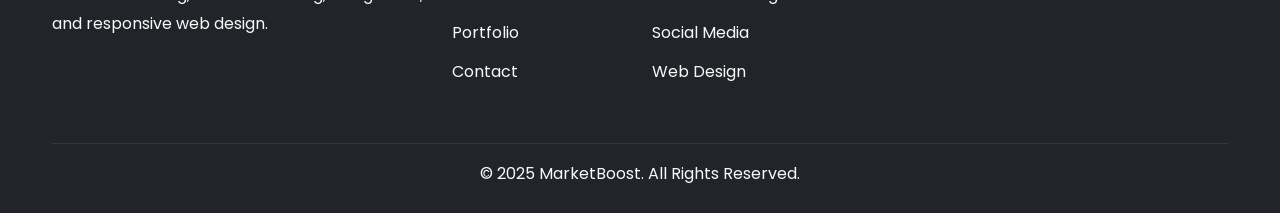
<file: contact.html>
<!DOCTYPE html>
<html lang="en">

<head>

<meta charset="UTF-8">
<meta name="viewport" content="width=device-width, initial-scale=1.0">

<title>Contact |MarketBoost Digital Marketing Agency</title>

<link href="https://cdn.jsdelivr.net/npm/bootstrap@5.3.3/dist/css/bootstrap.min.css" rel="stylesheet">

<link rel="stylesheet" href="assets/css/style.css">
<link rel="stylesheet" href="assets/css/responsive.css">

<link rel="stylesheet"
href="https://cdnjs.cloudflare.com/ajax/libs/font-awesome/6.5.2/css/all.min.css">

</head>

<body>

<!-- Navbar -->

<nav class="navbar navbar-expand-lg navbar-light bg-white shadow-sm sticky-top">

<div class="container">

<a class="navbar-brand fw-bold text-primary" href="index.html">

<i class="fa-solid fa-chart-line me-2"></i>

MarketBoost

</a>

<button
class="navbar-toggler"
type="button"
data-bs-toggle="collapse"
data-bs-target="#menu">

<span class="navbar-toggler-icon"></span>

</button>

<div class="collapse navbar-collapse" id="menu">

<ul class="navbar-nav ms-auto">

<li class="nav-item">
<a class="nav-link" href="index.html">Home</a>
</li>

<li class="nav-item">
<a class="nav-link" href="about.html">About</a>
</li>

<li class="nav-item">
<a class="nav-link" href="services.html">Services</a>
</li>

<li class="nav-item">
<a class="nav-link" href="portfolio.html">Portfolio</a>
</li>

<li class="nav-item">
<a class="nav-link active" href="contact.html">Contact</a>
</li>

</ul>

</div>

</div>

</nav>

<!-- Hero -->

<section class="py-5 bg-light">

<div class="container text-center">

<h1 class="display-4 fw-bold">

Contact Us

</h1>

<p class="lead text-muted">

We'd love to hear from you. Get in touch with our team today.

</p>

</div>

</section>

<!-- Contact Section -->

<section class="py-5">

<div class="container">

<div class="row g-5 align-items-start">

    <!-- Contact Form -->

<div class="col-lg-7">

<div class="card border-0 shadow-lg rounded-4 p-4">

<h2 class="fw-bold mb-4">

Send Us a Message

</h2>

<form>

<div class="row">

<div class="col-md-6 mb-3">

<label class="form-label">Full Name</label>

<input type="text"
class="form-control"
placeholder="Enter your name"
required>

</div>

<div class="col-md-6 mb-3">

<label class="form-label">Email Address</label>

<input type="email"
class="form-control"
placeholder="Enter your email"
required>

</div>

</div>

<div class="mb-3">

<label class="form-label">Phone Number</label>

<input type="tel"
class="form-control"
placeholder="Enter your phone number">

</div>

<div class="mb-3">

<label class="form-label">Subject</label>

<input type="text"
class="form-control"
placeholder="Enter subject">

</div>

<div class="mb-3">

<label class="form-label">Message</label>

<textarea
class="form-control"
rows="6"
placeholder="Write your message..."
required></textarea>

</div>

<button type="submit" class="btn btn-primary px-5">

<i class="fa-solid fa-paper-plane me-2"></i>

Send Message

</button>

</form>

</div>

</div>

<!-- Contact Information -->

<div class="col-lg-5">

<div class="card border-0 shadow-lg rounded-4 p-4 mb-4">

<h2 class="fw-bold mb-4">

Contact Information

</h2>

<div class="d-flex mb-4">

<i class="fa-solid fa-location-dot fa-2x text-primary me-3"></i>

<div>

<h5 class="fw-bold">Address</h5>

<p class="text-muted mb-0">

Bengaluru, Karnataka, India

</p>

</div>

</div>

<div class="d-flex mb-4">

<i class="fa-solid fa-phone fa-2x text-primary me-3"></i>

<div>

<h5 class="fw-bold">Phone</h5>

<p class="text-muted mb-0">

+91 98765 43210

</p>

</div>

</div>

<div class="d-flex mb-4">

<i class="fa-solid fa-envelope fa-2x text-primary me-3"></i>

<div>

<h5 class="fw-bold">Email</h5>

<p class="mb-0">
    <a href="mailto:madhudivate28@gmail.com" class="text-muted text-decoration-none">
        madhudivate28@gmail.com
    </a>
</p>

</div>

</div>

<div class="d-flex">

<i class="fa-solid fa-clock fa-2x text-primary me-3"></i>

<div>

<h5 class="fw-bold">Working Hours</h5>

<p class="text-muted mb-0">

Mon – Sat : 9:00 AM – 6:00 PM

</p>

</div>

</div>

</div>


<!-- Google Map -->

<div class="card border-0 shadow-lg rounded-4 overflow-hidden">

    <iframe
        src="https://www.google.com/maps?q=Bengaluru,Karnataka&output=embed"
        width="100%"
        height="300"
        style="border:0;"
        allowfullscreen=""
        loading="lazy">
    </iframe>

</div>

</div>

</div>

</div>

</section>

<!-- Call To Action -->

<section class="py-5 bg-primary text-white">

<div class="container text-center">

<h2 class="fw-bold mb-3">

Ready to Grow Your Business?

</h2>

<p class="lead mb-4">

Let's create powerful digital marketing strategies that drive real results.

</p>

<a href="services.html" class="btn btn-light btn-lg px-5">

Explore Our Services

</a>

</div>

</section>



<!-- Footer -->

<footer class="bg-dark text-white pt-5 pb-4">

    <div class="container">

        <div class="row">

            <div class="col-lg-4 mb-4">

                <h3 class="fw-bold text-primary">

                    <i class="fa-solid fa-chart-line me-2"></i>

                    MarketBoost

                </h3>

                <p class="text-light">

                    Helping businesses grow through SEO, social media marketing,
                    email marketing, Google Ads, and responsive web design.

                </p>

            </div>

            <div class="col-lg-2 mb-4">

                <h5>Company</h5>

                <ul class="list-unstyled">

                    <li><a href="about.html" class="text-light text-decoration-none">About</a></li>

                    <li><a href="services.html" class="text-light text-decoration-none">Services</a></li>

                    <li><a href="portfolio.html" class="text-light text-decoration-none">Portfolio</a></li>

                    <li><a href="contact.html" class="text-light text-decoration-none">Contact</a></li>

                </ul>

            </div>

            <div class="col-lg-3 mb-4">

                <h5>Services</h5>

                <ul class="list-unstyled">

                    <li><a href="services.html" class="text-light text-decoration-none">SEO</a></li>

                    <li><a href="services.html" class="text-light text-decoration-none">Email Marketing</a></li>

                    <li><a href="services.html" class="text-light text-decoration-none">Social Media</a></li>

                    <li><a href="services.html" class="text-light text-decoration-none">Web Design</a></li>

                </ul>

            </div>

            <div class="col-lg-3 mb-4">

                <h5>Follow Us</h5>

                <div class="d-flex gap-3 fs-4 mt-3">

                    <a href="#" class="text-light"><i class="fab fa-facebook"></i></a>

                    <a href="#" class="text-light"><i class="fab fa-instagram"></i></a>

                    <a href="#" class="text-light"><i class="fab fa-linkedin"></i></a>

                    <a href="#" class="text-light"><i class="fab fa-twitter"></i></a>

                </div>

            </div>

        </div>

        <hr class="border-secondary">

        <div class="text-center">

            <p class="mb-0 text-light">

                © 2025 MarketBoost. All Rights Reserved.

            </p>

        </div>

    </div>

</footer>

<!-- Bootstrap JS -->

<script src="https://cdn.jsdelivr.net/npm/bootstrap@5.3.3/dist/js/bootstrap.bundle.min.js"></script>

<!-- Main JS -->

<script src="assets/js/script.js"></script>

</body>

<div id="loader">
    <div class="loader-circle"></div>
</div>

</html>
</file>
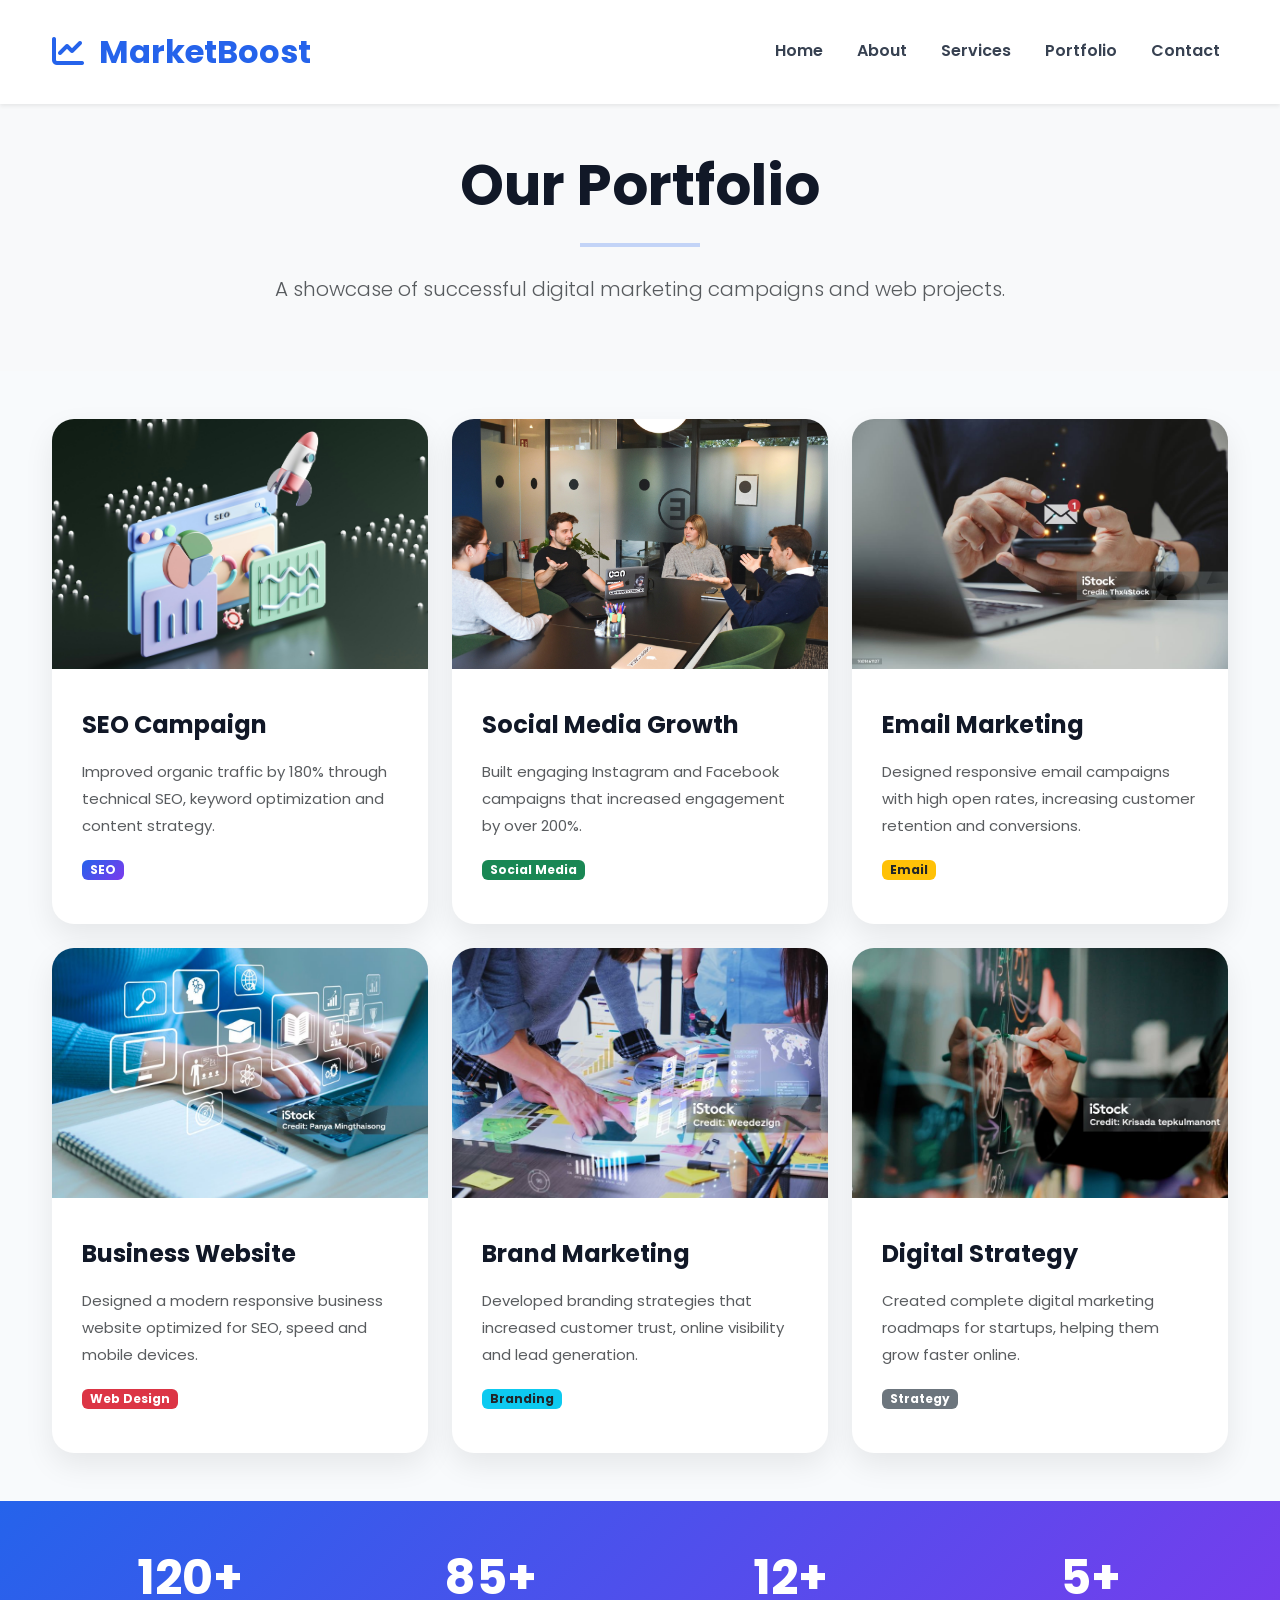
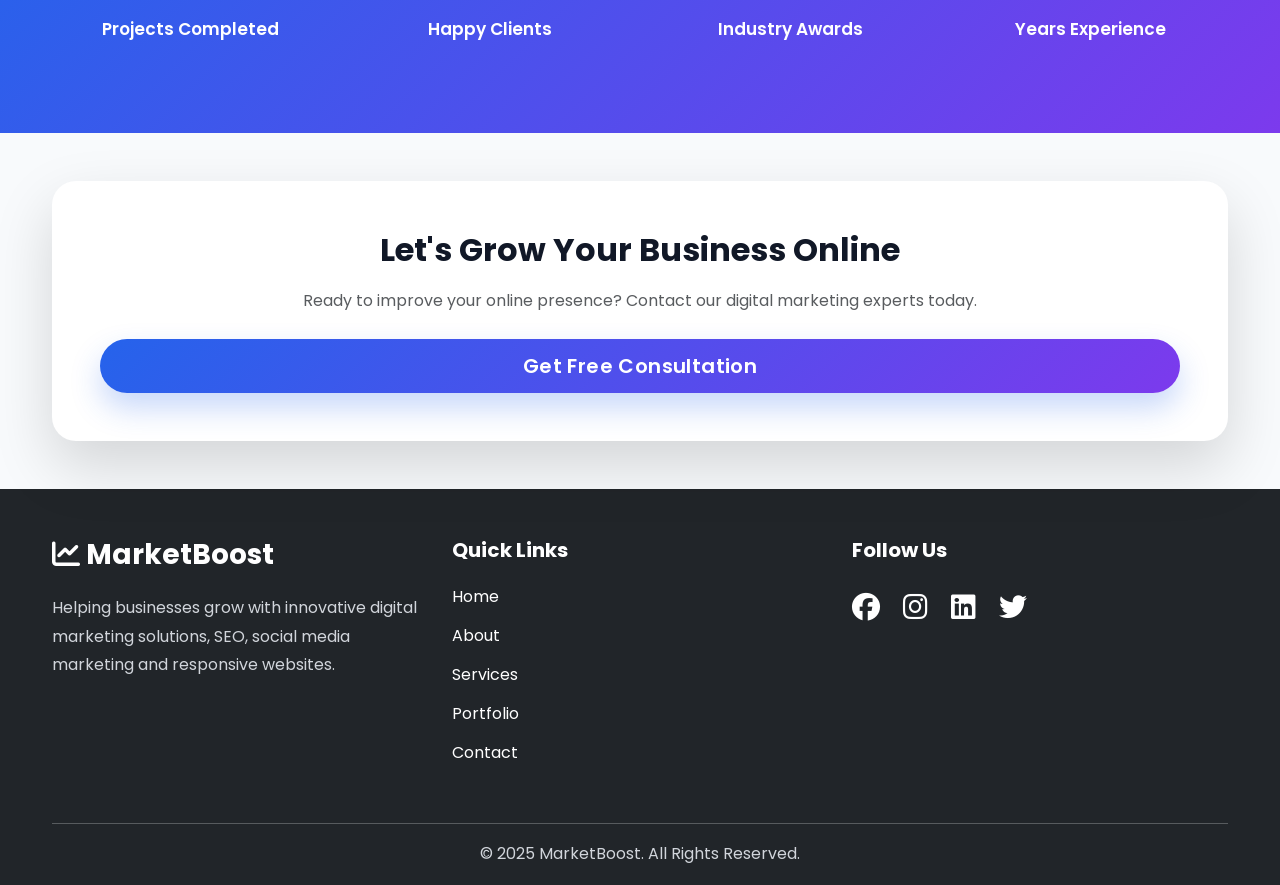
<file: portfolio.html>
<!DOCTYPE html>
<html lang="en">

<head>

<meta charset="UTF-8">
<meta name="viewport" content="width=device-width, initial-scale=1.0">

<title>Portfolio |MarketBoost Digital Marketing Agency</title>

<link href="https://cdn.jsdelivr.net/npm/bootstrap@5.3.3/dist/css/bootstrap.min.css" rel="stylesheet">

<link rel="stylesheet" href="assets/css/style.css">
<link rel="stylesheet" href="assets/css/responsive.css">

<link rel="stylesheet"
href="https://cdnjs.cloudflare.com/ajax/libs/font-awesome/6.5.2/css/all.min.css">

</head>

<body>

<!-- Navbar -->

<nav class="navbar navbar-expand-lg navbar-light bg-white shadow-sm sticky-top">

<div class="container">

<a class="navbar-brand fw-bold text-primary" href="index.html">

<i class="fa-solid fa-chart-line"></i>
MarketBoost

</a>

<button class="navbar-toggler"
type="button"
data-bs-toggle="collapse"
data-bs-target="#menu">

<span class="navbar-toggler-icon"></span>

</button>

<div class="collapse navbar-collapse" id="menu">

<ul class="navbar-nav ms-auto">

<li class="nav-item">
<a class="nav-link" href="index.html">Home</a>
</li>

<li class="nav-item">
<a class="nav-link" href="about.html">About</a>
</li>

<li class="nav-item">
<a class="nav-link" href="services.html">Services</a>
</li>

<li class="nav-item">
<a class="nav-link active" href="portfolio.html">Portfolio</a>
</li>

<li class="nav-item">
<a class="nav-link" href="contact.html">Contact</a>
</li>

</ul>

</div>

</div>

</nav>

<!-- Hero -->

<section class="py-5 bg-light">

<div class="container text-center">

<h1 class="display-4 fw-bold">

Our Portfolio

</h1>

<hr class="mx-auto my-4" style="width:120px;height:4px;background:#2563eb;border:none;">

<p class="lead text-muted">

A showcase of successful digital marketing campaigns and web projects.

</p>

</div>

</section>

<!-- Portfolio -->

<section class="py-5">

<div class="container">

<div class="row g-4">
    <!-- Project 1 -->

<div class="col-md-6 col-lg-4">

    <div class="card h-100 border-0 shadow service-card">

        <img src="assets/images/project1.jpg"
             class="card-img-top"
             alt="SEO Campaign">

        <div class="card-body">

            <h4 class="fw-bold">
                SEO Campaign
            </h4>

            <p class="text-muted">
                Improved organic traffic by 180% through technical SEO,
                keyword optimization and content strategy.
            </p>

            <span class="badge bg-primary">
                SEO
            </span>

        </div>

    </div>

</div>

<!-- Project 2 -->

<div class="col-md-6 col-lg-4">

    <div class="card h-100 border-0 shadow service-card">

        <img src="assets/images/project2.jpg"
             class="card-img-top"
             alt="Social Media">

        <div class="card-body">

            <h4 class="fw-bold">
                Social Media Growth
            </h4>

            <p class="text-muted">
                Built engaging Instagram and Facebook campaigns that increased
                engagement by over 200%.
            </p>

            <span class="badge bg-success">
                Social Media
            </span>

        </div>

    </div>

</div>

<!-- Project 3 -->

<div class="col-md-6 col-lg-4">

    <div class="card h-100 border-0 shadow service-card">

        <img src="assets/images/email.jpg"
             class="card-img-top"
             alt="Email Marketing">

        <div class="card-body">

            <h4 class="fw-bold">
                Email Marketing
            </h4>

            <p class="text-muted">
                Designed responsive email campaigns with high open rates,
                increasing customer retention and conversions.
            </p>

            <span class="badge bg-warning text-dark">
                Email
            </span>

        </div>

    </div>

</div>

<!-- Project 4 -->

<div class="col-md-6 col-lg-4">

    <div class="card h-100 border-0 shadow service-card">

        <img src="assets/images/web.jpg"
             class="card-img-top"
             alt="Website Design">

        <div class="card-body">

            <h4 class="fw-bold">
                Business Website
            </h4>

            <p class="text-muted">
                Designed a modern responsive business website optimized
                for SEO, speed and mobile devices.
            </p>

            <span class="badge bg-danger">
                Web Design
            </span>

        </div>

    </div>

</div>

<!-- Project 5 -->

<div class="col-md-6 col-lg-4">

    <div class="card h-100 border-0 shadow service-card">

        <img src="assets/images/branding.jpg"
             class="card-img-top"
             alt="Branding">

        <div class="card-body">

            <h4 class="fw-bold">
                Brand Marketing
            </h4>

            <p class="text-muted">
                Developed branding strategies that increased customer trust,
                online visibility and lead generation.
            </p>

            <span class="badge bg-info text-dark">
                Branding
            </span>

        </div>

    </div>

</div>

<!-- Project 6 -->

<div class="col-md-6 col-lg-4">

    <div class="card h-100 border-0 shadow service-card">

        <img src="assets/images/stratergy.jpg"
             class="card-img-top"
             alt="Digital Strategy">

        <div class="card-body">

            <h4 class="fw-bold">
                Digital Strategy
            </h4>

            <p class="text-muted">
                Created complete digital marketing roadmaps for startups,
                helping them grow faster online.
            </p>

            <span class="badge bg-secondary">
                Strategy
            </span>

        </div>

    </div>

</div>

</div>

</div>

</section>

<!-- Achievements -->

<section class=" stats py-5 bg-primary text-white">

<div class="container">

<div class="row text-center">

<div class="col-md-3 mb-4">

<h2 class="display-5 fw-bold">120+</h2>

<p class="text-white fw-semibold">
Projects Completed
</p>

</div>

<div class="col-md-3 mb-4">

<h2 class="display-5 fw-bold">85+</h2>

<p class="text-white fw-semibold">
    Happy Clients</p>

</div>

<div class="col-md-3 mb-4">

<h2 class="display-5 fw-bold">12+</h2>

<p  class="text-white fw-semibold">Industry Awards</p>

</div>

<div class="col-md-3 mb-4">

<h2 class="display-5 fw-bold">5+</h2>

<p class="text-white fw-semibold">Years Experience</p>

</div>

</div>

</div>

</section>

<!-- Call To Action -->

<section class="py-5">

<div class="container">

<div class="card border-0 shadow-lg  rounded-4 p-5 text-center">

<h2 class="fw-bold mb-3">

Let's Grow Your Business Online

</h2>

<p class="text-muted mb-4">

Ready to improve your online presence? Contact our digital marketing experts today.

</p>

<a href="contact.html" class="btn btn-primary btn-lg">

Get Free Consultation

</a>

</div>

</div>

</section>

<!-- Footer -->

<footer class="bg-dark text-white pt-5">

<div class="container">

<div class="row">

<div class="col-lg-4 mb-4">

<h3 class="fw-bold">

<i class="fa-solid fa-chart-line"></i>

MarketBoost

</h3>

<p>

Helping businesses grow with innovative digital marketing solutions,
SEO, social media marketing and responsive websites.

</p>

</div>

<div class="col-lg-4 mb-4">

<h5 class="fw-bold">

Quick Links

</h5>

<ul class="list-unstyled">

<li><a href="index.html" class="text-white text-decoration-none">Home</a></li>

<li><a href="about.html" class="text-white text-decoration-none">About</a></li>

<li><a href="services.html" class="text-white text-decoration-none">Services</a></li>

<li><a href="portfolio.html" class="text-white text-decoration-none">Portfolio</a></li>

<li><a href="contact.html" class="text-white text-decoration-none">Contact</a></li>

</ul>

</div>

<div class="col-lg-4 mb-4">

<h5 class="fw-bold">

Follow Us

</h5>

<div class="fs-3">

<i class="fab fa-facebook me-3"></i>

<i class="fab fa-instagram me-3"></i>

<i class="fab fa-linkedin me-3"></i>

<i class="fab fa-twitter"></i>

</div>

</div>

</div>

<hr class="border-light">

<div class="text-center pb-3">

<p class="mb-0">

© 2025 MarketBoost. All Rights Reserved.

</p>

</div>

</div>

</footer>

<!-- Bootstrap JS -->

<script src="https://cdn.jsdelivr.net/npm/bootstrap@5.3.3/dist/js/bootstrap.bundle.min.js"></script>

<script src="assets/js/script.js"></script>

</body>

<div id="loader">
    <div class="loader-circle"></div>
</div>

</html>
</file>
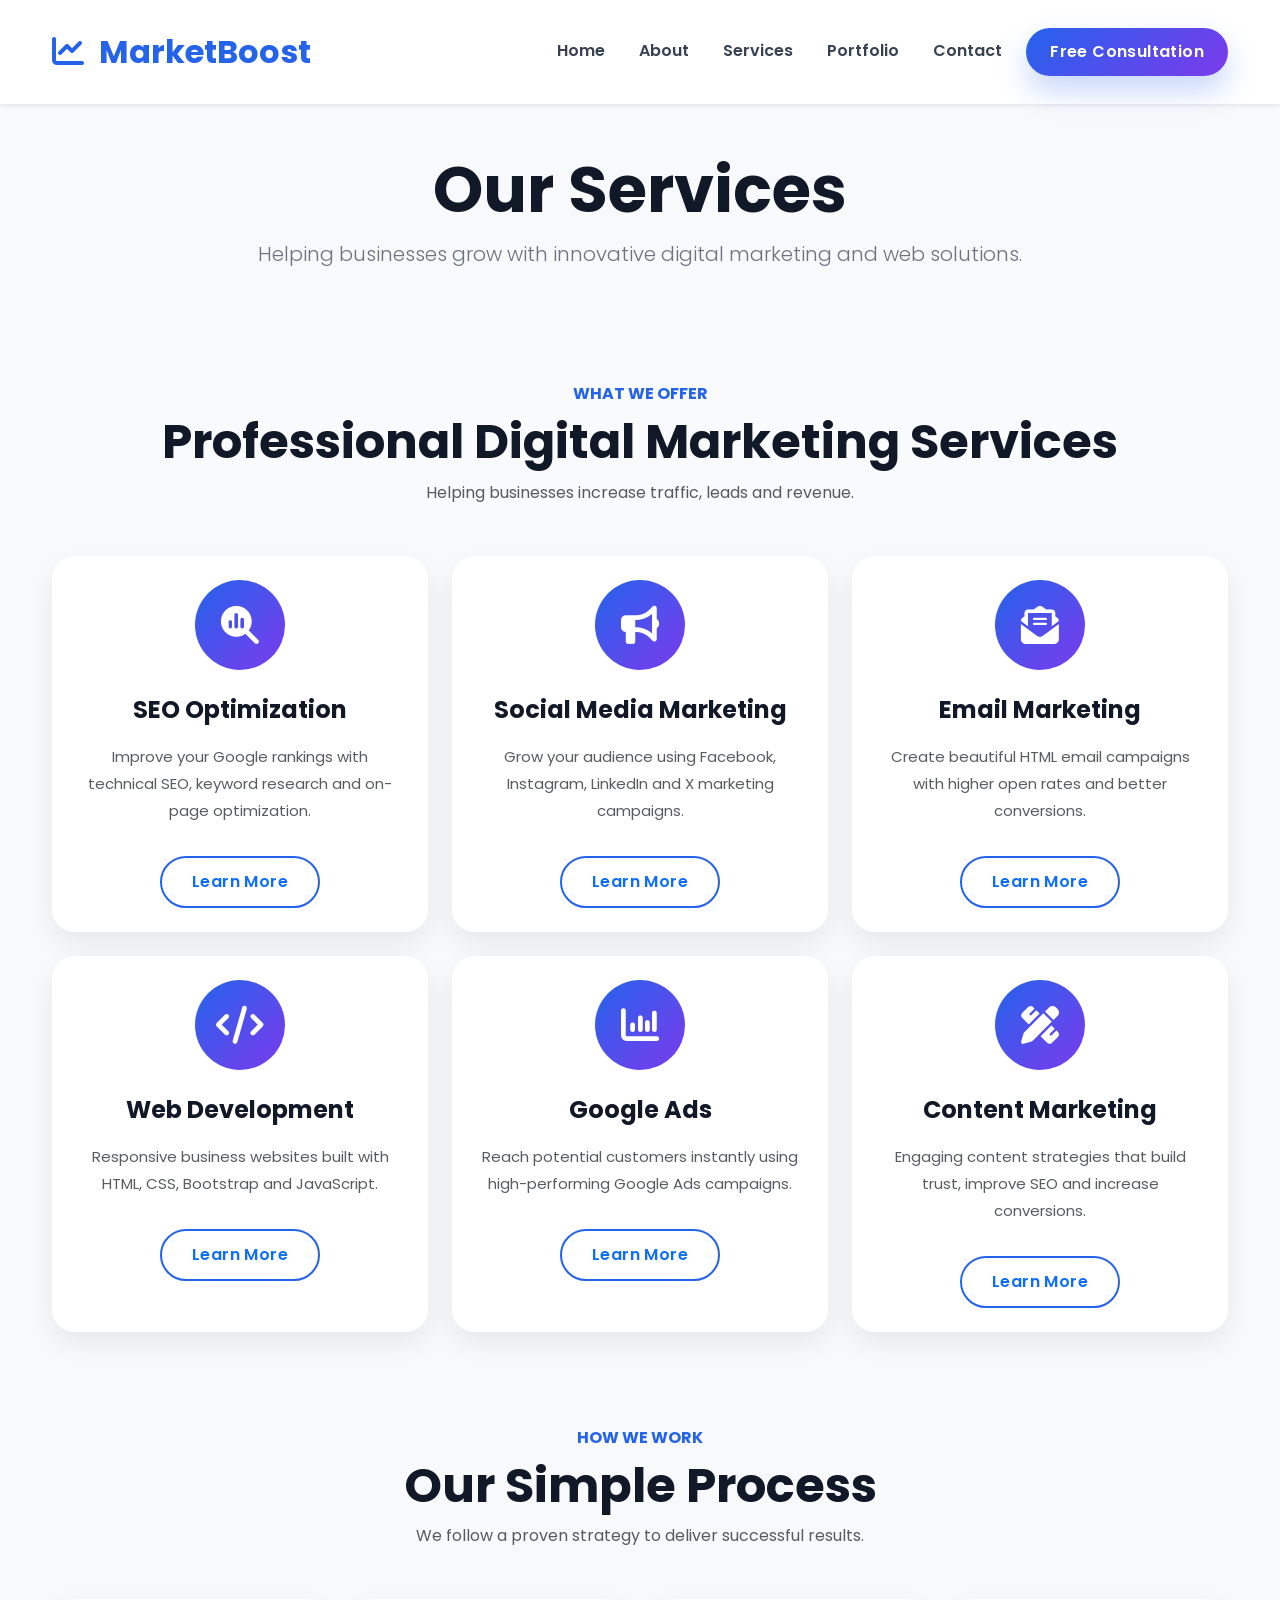
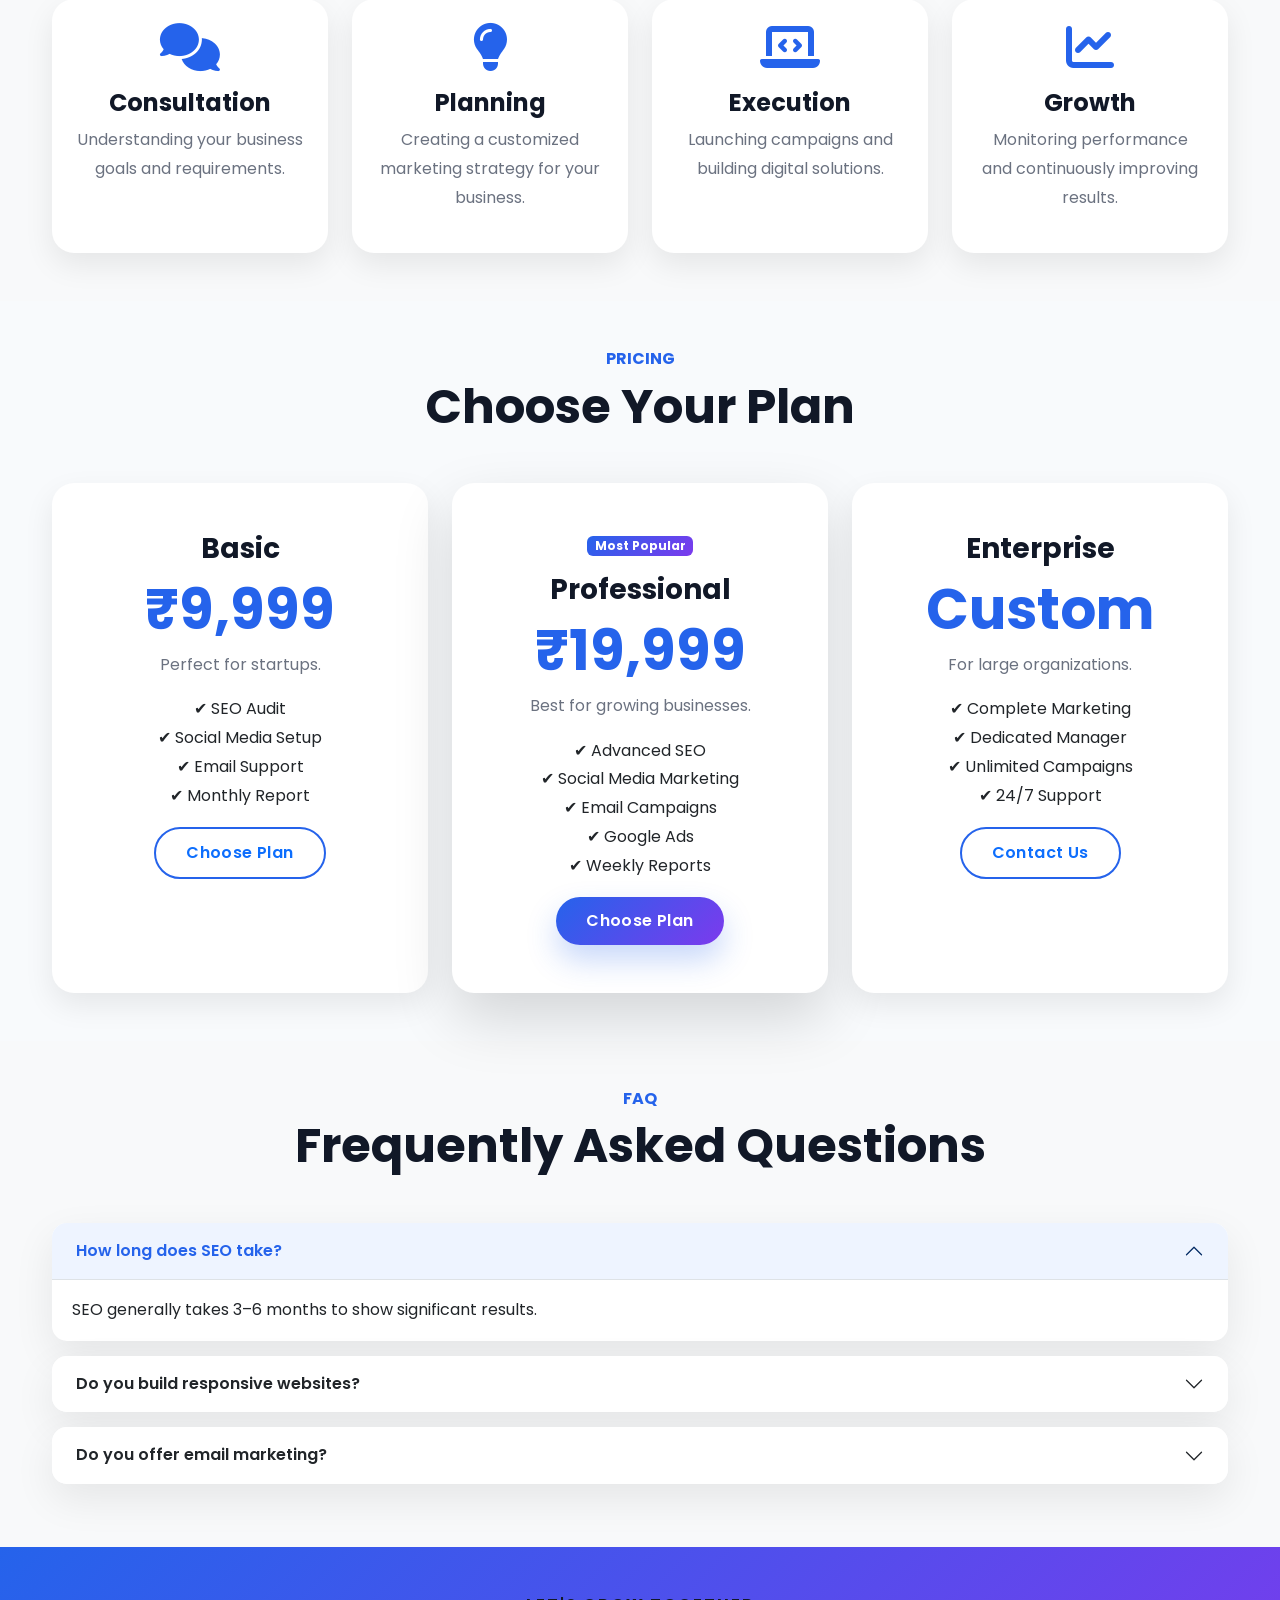
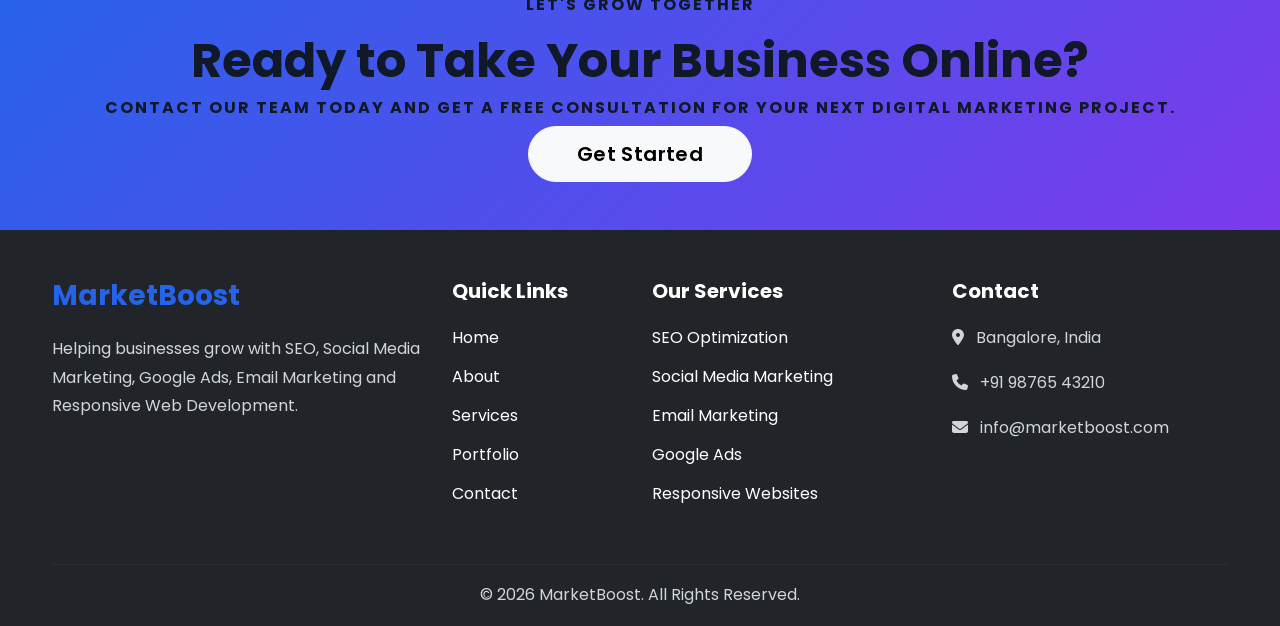
<file: services.html>
<!DOCTYPE html>
<html lang="en">

<head>

<meta charset="UTF-8">

<meta name="viewport" content="width=device-width, initial-scale=1.0">

<title>Services | MarketBoost Digital Marketing Agency</title>

<link href="https://cdn.jsdelivr.net/npm/bootstrap@5.3.3/dist/css/bootstrap.min.css" rel="stylesheet">

<link rel="stylesheet" href="assets/css/style.css">

<link rel="stylesheet" href="assets/css/responsive.css">

<link rel="stylesheet"
href="https://cdnjs.cloudflare.com/ajax/libs/font-awesome/6.5.2/css/all.min.css">

</head>

<body>

<!-- Navbar -->

<nav class="navbar navbar-expand-lg navbar-light bg-white shadow-sm sticky-top">

<div class="container">

<a class="navbar-brand fw-bold fs-2 text-primary"
href="index.html">

<i class="fa-solid fa-chart-line"></i>

MarketBoost

</a>

<button class="navbar-toggler"
type="button"
data-bs-toggle="collapse"
data-bs-target="#menu">

<span class="navbar-toggler-icon"></span>

</button>

<div class="collapse navbar-collapse"
id="menu">

<ul class="navbar-nav ms-auto align-items-lg-center">

<li class="nav-item">

<a class="nav-link"
href="index.html">

Home

</a>

</li>

<li class="nav-item">

<a class="nav-link"
href="about.html">

About

</a>

</li>

<li class="nav-item">

<a class="nav-link active"
href="services.html">

Services

</a>

</li>

<li class="nav-item">

<a class="nav-link"
href="portfolio.html">

Portfolio

</a>

</li>

<li class="nav-item">

<a class="nav-link"
href="contact.html">

Contact

</a>

</li>

<li class="nav-item ms-lg-3">

<a href="contact.html"
class="btn btn-primary px-4">

Free Consultation

</a>

</li>

</ul>

</div>

</div>

</nav>

<!-- Hero -->

<section class="py-5 bg-light">

<div class="container text-center">

<h1 class="display-3 fw-bold">

Our Services

</h1>

<p class="lead">

Helping businesses grow with innovative digital marketing and web solutions.

</p>

</div>

</section>
<!-- Services Section -->

<section class="py-5">

<div class="container">

<div class="text-center mb-5">

<h6 class="text-primary fw-bold">
WHAT WE OFFER
</h6>

<h2 class="display-5 fw-bold">
Professional Digital Marketing Services
</h2>

<p class="text-muted">
Helping businesses increase traffic, leads and revenue.
</p>

</div>

<div class="row g-4">

<!-- Service 1 -->

<div class="col-lg-4 col-md-6">

<div class="card h-100 border-0 shadow service-card">

<div class="card-body text-center p-4">

<i class="fa-solid fa-magnifying-glass-chart fa-3x text-primary mb-4"></i>

<h4 class="fw-bold">
SEO Optimization
</h4>

<p class="text-muted">
Improve your Google rankings with technical SEO, keyword research and on-page optimization.
</p>

<a href="#" class="btn btn-outline-primary mt-3">
Learn More
</a>

</div>

</div>

</div>

<!-- Service 2 -->

<div class="col-lg-4 col-md-6">

<div class="card h-100 border-0 shadow service-card">

<div class="card-body text-center p-4">

<i class="fa-solid fa-bullhorn fa-3x text-primary mb-4"></i>

<h4 class="fw-bold">
Social Media Marketing
</h4>

<p class="text-muted">
Grow your audience using Facebook, Instagram, LinkedIn and X marketing campaigns.
</p>

<a href="#" class="btn btn-outline-primary mt-3">
Learn More
</a>

</div>

</div>

</div>

<!-- Service 3 -->

<div class="col-lg-4 col-md-6">

<div class="card h-100 border-0 shadow service-card">

<div class="card-body text-center p-4">

<i class="fa-solid fa-envelope-open-text fa-3x text-primary mb-4"></i>

<h4 class="fw-bold">
Email Marketing
</h4>

<p class="text-muted">
Create beautiful HTML email campaigns with higher open rates and better conversions.
</p>

<a href="#" class="btn btn-outline-primary mt-3">
Learn More
</a>

</div>

</div>

</div>

<!-- Service 4 -->

<div class="col-lg-4 col-md-6">

<div class="card h-100 border-0 shadow service-card">

<div class="card-body text-center p-4">

<i class="fa-solid fa-code fa-3x text-primary mb-4"></i>

<h4 class="fw-bold">
Web Development
</h4>

<p class="text-muted">
Responsive business websites built with HTML, CSS, Bootstrap and JavaScript.
</p>

<a href="#" class="btn btn-outline-primary mt-3">
Learn More
</a>

</div>

</div>

</div>

<!-- Service 5 -->

<div class="col-lg-4 col-md-6">

<div class="card h-100 border-0 shadow service-card">

<div class="card-body text-center p-4">

<i class="fa-solid fa-chart-column fa-3x text-primary mb-4"></i>

<h4 class="fw-bold">
Google Ads
</h4>

<p class="text-muted">
Reach potential customers instantly using high-performing Google Ads campaigns.
</p>

<a href="#" class="btn btn-outline-primary mt-3">
Learn More
</a>

</div>

</div>

</div>

<!-- Service 6 -->

<div class="col-lg-4 col-md-6">

<div class="card h-100 border-0 shadow service-card">

<div class="card-body text-center p-4">

<i class="fa-solid fa-pen-ruler fa-3x text-primary mb-4"></i>

<h4 class="fw-bold">
Content Marketing
</h4>

<p class="text-muted">
Engaging content strategies that build trust, improve SEO and increase conversions.
</p>

<a href="#" class="btn btn-outline-primary mt-3">
Learn More
</a>

</div>

</div>

</div>

</div>

</div>

</section>

<!-- Our Process -->

<section class="py-5 bg-light">

<div class="container">

<div class="text-center mb-5">

<h6 class="text-primary fw-bold">
HOW WE WORK
</h6>

<h2 class="display-5 fw-bold">
Our Simple Process
</h2>

<p class="text-muted">
We follow a proven strategy to deliver successful results.
</p>

</div>

<div class="row text-center g-4">

<div class="col-md-3">

<div class="card border-0 shadow h-100 p-4">

<i class="fa-solid fa-comments fa-3x text-primary mb-3"></i>

<h4>Consultation</h4>

<p>Understanding your business goals and requirements.</p>

</div>

</div>

<div class="col-md-3">

<div class="card border-0 shadow h-100 p-4">

<i class="fa-solid fa-lightbulb fa-3x text-primary mb-3"></i>

<h4>Planning</h4>

<p>Creating a customized marketing strategy for your business.</p>

</div>

</div>

<div class="col-md-3">

<div class="card border-0 shadow h-100 p-4">

<i class="fa-solid fa-laptop-code fa-3x text-primary mb-3"></i>

<h4>Execution</h4>

<p>Launching campaigns and building digital solutions.</p>

</div>

</div>

<div class="col-md-3">

<div class="card border-0 shadow h-100 p-4">

<i class="fa-solid fa-chart-line fa-3x text-primary mb-3"></i>

<h4>Growth</h4>

<p>Monitoring performance and continuously improving results.</p>

</div>

</div>

</div>

</div>

</section>



<!-- Pricing -->

<section class="py-5">

<div class="container">

<div class="text-center mb-5">

<h6 class="text-primary fw-bold">
PRICING
</h6>

<h2 class="display-5 fw-bold">
Choose Your Plan
</h2>

</div>

<div class="row g-4">

<!-- Basic -->

<div class="col-lg-4">

<div class="card border-0 shadow text-center h-100">

<div class="card-body p-5">

<h3>Basic</h3>

<h2 class="display-4 text-primary fw-bold">
₹9,999
</h2>

<p>Perfect for startups.</p>

<ul class="list-unstyled">

<li>✔ SEO Audit</li>
<li>✔ Social Media Setup</li>
<li>✔ Email Support</li>
<li>✔ Monthly Report</li>

</ul>

<a href="contact.html" class="btn btn-outline-primary">
Choose Plan
</a>

</div>

</div>

</div>

<!-- Professional -->

<div class="col-lg-4">

<div class="card border-primary shadow-lg text-center h-100">

<div class="card-body p-5">

<span class="badge bg-primary mb-3">
Most Popular
</span>

<h3>Professional</h3>

<h2 class="display-4 text-primary fw-bold">
₹19,999
</h2>

<p>Best for growing businesses.</p>

<ul class="list-unstyled">

<li>✔ Advanced SEO</li>
<li>✔ Social Media Marketing</li>
<li>✔ Email Campaigns</li>
<li>✔ Google Ads</li>
<li>✔ Weekly Reports</li>

</ul>

<a href="contact.html" class="btn btn-primary">
Choose Plan
</a>

</div>

</div>

</div>

<!-- Enterprise -->

<div class="col-lg-4">

<div class="card border-0 shadow text-center h-100">

<div class="card-body p-5">

<h3>Enterprise</h3>

<h2 class="display-4 text-primary fw-bold">
Custom
</h2>

<p>For large organizations.</p>

<ul class="list-unstyled">

<li>✔ Complete Marketing</li>
<li>✔ Dedicated Manager</li>
<li>✔ Unlimited Campaigns</li>
<li>✔ 24/7 Support</li>

</ul>

<a href="contact.html" class="btn btn-outline-primary">
Contact Us
</a>

</div>

</div>

</div>

</div>

</div>

</section>



<!-- FAQ -->

<section class="py-5 bg-light">

<div class="container">

<div class="text-center mb-5">

<h6 class="text-primary fw-bold">
FAQ
</h6>

<h2 class="display-5 fw-bold">
Frequently Asked Questions
</h2>

</div>

<div class="accordion" id="faqAccordion">

<div class="accordion-item">

<h2 class="accordion-header">

<button class="accordion-button"
type="button"
data-bs-toggle="collapse"
data-bs-target="#faq1">

How long does SEO take?

</button>

</h2>

<div id="faq1"
class="accordion-collapse collapse show"
data-bs-parent="#faqAccordion">

<div class="accordion-body">

SEO generally takes 3–6 months to show significant results.

</div>

</div>

</div>

<div class="accordion-item">

<h2 class="accordion-header">

<button class="accordion-button collapsed"
type="button"
data-bs-toggle="collapse"
data-bs-target="#faq2">

Do you build responsive websites?

</button>

</h2>

<div id="faq2"
class="accordion-collapse collapse"
data-bs-parent="#faqAccordion">

<div class="accordion-body">

Yes. Every website we build is fully responsive and mobile-friendly.

</div>

</div>

</div>

<div class="accordion-item">

<h2 class="accordion-header">

<button class="accordion-button collapsed"
type="button"
data-bs-toggle="collapse"
data-bs-target="#faq3">

Do you offer email marketing?

</button>

</h2>

<div id="faq3"
class="accordion-collapse collapse"
data-bs-parent="#faqAccordion">

<div class="accordion-body">

Yes. We create responsive HTML email templates and complete email campaigns.

</div>

</div>

</div>

</div>

</div>

</section>


<!-- Call To Action -->

<section class="py-5 text-white" style="background:linear-gradient(135deg,#2563eb,#7c3aed);">

<div class="container text-center">

<h6 class="text-uppercase fw-bold">
Let's Grow Together
</h6>

<h2 class="display-5 fw-bold mt-3">

Ready to Take Your Business Online?

</h2>

<h6 class="text-uppercase fw-bold">


Contact our team today and get a free consultation for your next digital marketing project.

</h6>

<a href="contact.html" class="btn btn-light btn-lg px-5">

Get Started

</a>

</div>

</section>



<!-- Footer -->

<footer class="bg-dark text-white pt-5 pb-3">

<div class="container">

<div class="row">

<div class="col-lg-4 mb-4">

<h3 class="fw-bold text-primary">

MarketBoost

</h3>

<p>

Helping businesses grow with SEO, Social Media Marketing, Google Ads,
Email Marketing and Responsive Web Development.

</p>

</div>

<div class="col-lg-2 mb-4">

<h5>

Quick Links

</h5>

<ul class="list-unstyled">

<li><a href="index.html" class="text-white text-decoration-none">Home</a></li>

<li><a href="about.html" class="text-white text-decoration-none">About</a></li>

<li><a href="services.html" class="text-white text-decoration-none">Services</a></li>

<li><a href="portfolio.html" class="text-white text-decoration-none">Portfolio</a></li>

<li><a href="contact.html" class="text-white text-decoration-none">Contact</a></li>

</ul>

</div>

<div class="col-lg-3 mb-4">

<h5>

Our Services

</h5>

<ul class="list-unstyled">

<li>SEO Optimization</li>

<li>Social Media Marketing</li>

<li>Email Marketing</li>

<li>Google Ads</li>

<li>Responsive Websites</li>

</ul>

</div>

<div class="col-lg-3 mb-4">

<h5>

Contact

</h5>

<p>

<i class="fa-solid fa-location-dot me-2"></i>

Bangalore, India

</p>

<p>

<i class="fa-solid fa-phone me-2"></i>

+91 98765 43210

</p>

<p>

<i class="fa-solid fa-envelope me-2"></i>

info@marketboost.com

</p>

</div>

</div>

<hr>

<div class="text-center">

<p class="mb-0">

© 2026 MarketBoost. All Rights Reserved.

</p>

</div>

</div>

</footer>



<script src="https://cdn.jsdelivr.net/npm/bootstrap@5.3.3/dist/js/bootstrap.bundle.min.js"></script>

<script src="assets/js/script.js"></script>

</body>

<div id="loader">
    <div class="loader-circle"></div>
</div>

</html>
</file>
<file: assets/css/style.css>
/*==================================================
    MARKETBOOST - PROFESSIONAL STYLESHEET
    Author : Madhu
    Version : 2.0
====================================================*/

/* Google Font */

@import url('https://fonts.googleapis.com/css2?family=Poppins:wght@300;400;500;600;700;800&display=swap');


/*==================================================
    ROOT VARIABLES
====================================================*/

:root{

    --primary:#2563eb;
    --secondary:#7c3aed;

    --dark:#111827;
    --light:#f8fafc;
    --white:#ffffff;

    --text:#6b7280;

    --success:#16a34a;
    --warning:#f59e0b;
    --danger:#ef4444;

    --radius:20px;

    --shadow:0 15px 40px rgba(0,0,0,.08);

    --transition:.35s ease;

}


/*==================================================
    RESET
====================================================*/

*{

    margin:0;
    padding:0;
    box-sizing:border-box;

}

html{

    scroll-behavior:smooth;

}

body{

    font-family:'Poppins',sans-serif;

    background:var(--light);

    color:var(--dark);

    overflow-x:hidden;

    line-height:1.8;

}

img{

    max-width:100%;

    display:block;

}

section{

    padding:90px 0;

}

.container{

    max-width:1200px;

}


/*==================================================
    TYPOGRAPHY
====================================================*/

h1,
h2,
h3,
h4,
h5,
h6{

    font-weight:700;

    line-height:1.3;

    color:var(--dark);

}

.display-3,
.display-4,
.display-5{

    font-weight:800;

}

p{

    color:var(--text);

}

.text-primary{

    color:var(--primary)!important;

}

.text-secondary{

    color:#64748b!important;

}

::selection{

    background:#2563eb;

    color:#fff;

}


/*==================================================
    NAVBAR
====================================================*/

.navbar{

    background:rgba(255,255,255,.92)!important;

    backdrop-filter:blur(15px);

    padding:16px 0;

    transition:.4s;

    box-shadow:0 2px 20px rgba(0,0,0,.05);

    z-index:999;

}

.navbar-brand{

    font-size:2rem;

    font-weight:800;

    color:var(--primary)!important;

}

.navbar-brand i{

    margin-right:8px;

}

.nav-link{

    color:#374151!important;

    font-weight:600;

    margin-left:18px;

    position:relative;

    transition:.3s;

}

.nav-link:hover{

    color:var(--primary)!important;

}

.nav-link::after{

    content:"";

    position:absolute;

    left:0;

    bottom:-5px;

    width:0;

    height:3px;

    border-radius:20px;

    background:linear-gradient(90deg,#2563eb,#7c3aed);

    transition:.35s;

}

.nav-link:hover::after{

    width:100%;

}


/*==================================================
    BUTTONS
====================================================*/

.btn{

    border-radius:50px;

    padding:12px 30px;

    font-weight:600;

    letter-spacing:.4px;

    transition:.35s;

    position:relative;

    overflow:hidden;

}

.btn-primary{

    background:linear-gradient(135deg,#2563eb,#7c3aed);

    border:none;

    box-shadow:0 15px 30px rgba(37,99,235,.25);

}

.btn-primary:hover{

    transform:translateY(-5px);

    box-shadow:0 20px 45px rgba(37,99,235,.35);

}

.btn-outline-primary{

    border:2px solid var(--primary);

}

.btn-outline-primary:hover{

    transform:translateY(-4px);

}

.btn-outline-dark{

    border-radius:50px;

}

.btn-outline-dark:hover{

    transform:translateY(-4px);

}


/*==================================================
    HERO
====================================================*/

.hero{

    padding-top:130px;

    padding-bottom:100px;

    background:linear-gradient(135deg,#eef5ff,#ffffff);

    position:relative;

    overflow:hidden;

}

.hero::before{

    content:"";

    position:absolute;

    width:520px;

    height:520px;

    background:linear-gradient(135deg,#2563eb,#7c3aed);

    opacity:.08;

    border-radius:50%;

    right:-180px;

    top:-220px;

}

.hero-tag{

    display:inline-block;

    background:#dbeafe;

    color:#2563eb;

    padding:10px 22px;

    border-radius:50px;

    font-size:14px;

    font-weight:600;

}

.hero h1{

    font-size:3.8rem;

    margin-top:20px;

}

.hero p{

    font-size:18px;

    margin:25px 0;

}

.hero img{

    border-radius:24px;

    box-shadow:0 30px 60px rgba(0,0,0,.15);

    transition:.45s;

}

.hero img:hover{

    transform:scale(1.05) rotate(-1deg);

}


/*==================================================
    CLIENT LOGOS
====================================================*/

.clients{

    background:#fff;

}

.client-box{

    background:#fff;

    border-radius:20px;

    padding:35px;

    text-align:center;

    box-shadow:var(--shadow);

    transition:.35s;

}

.client-box:hover{

    transform:translateY(-10px);

}

.client-box i{

    transition:.35s;

}

.client-box:hover i{

    transform:scale(1.15);

}


/*==================================================
    ABOUT SECTION
====================================================*/

#about{

    background:#ffffff;

}

#about img{

    border-radius:24px;

    box-shadow:0 25px 60px rgba(0,0,0,.12);

    transition:.45s;

}

#about img:hover{

    transform:scale(1.04);

}

#about h2{

    margin-bottom:20px;

}

#about p{

    margin-bottom:18px;

}

#about .text-uppercase{

    letter-spacing:2px;

}


/*==================================================
    SECTION TITLES
====================================================*/

.section-title{

    margin-bottom:60px;

}

.section-title h6{

    color:var(--primary);

    font-weight:700;

    letter-spacing:2px;

    text-transform:uppercase;

}

.section-title h2{

    font-size:2.6rem;

    margin-top:10px;

    margin-bottom:18px;

}

.section-title p{

    max-width:650px;

    margin:auto;

}


/*==================================================
    CARDS
====================================================*/

.card{

    border:none;

    border-radius:22px;

    overflow:hidden;

    box-shadow:var(--shadow);

    transition:all .35s ease;

    height:100%;

    background:#fff;

}

.card:hover{

    transform:translateY(-8px) scale(1.02);

    box-shadow:0 25px 60px rgba(0,0,0,.16);

}

.card img{

    transition:.45s;

}

.card:hover img{

    transform:scale(1.08);

}

.card-title{

    font-weight:700;

}


/*==================================================
    SERVICES
====================================================*/

#services{

    background:#f8fafc;

}

.service-card{

    border:none;

    border-radius:22px;

    background:#fff;

    overflow:hidden;

    cursor:pointer;

    transition:.35s;

}

.service-card:hover{

    transform:translateY(-12px);

    box-shadow:0 25px 60px rgba(37,99,235,.18);

}

.service-card .card-body{

    padding:40px 30px;

}

.service-card i{
    width:90px;
    height:90px;
    line-height:90px;
    text-align:center;
    border-radius:50%;
    background:linear-gradient(135deg,#2563eb,#7c3aed);
    color:#ffffff !important;
    font-size:38px;
}

.service-card:hover i{

    transform:rotate(8deg) scale(1.08);

}

.service-card h4{

    margin-bottom:18px;
}

.service-card p{

    font-size:15px;

}


/*==================================================
    TEAM
====================================================*/

.team-card img{

    height:340px;

    object-fit:cover;

}

.team-card .card-body{

    text-align:center;

}

.team-card i{

    font-size:20px;

    margin:0 8px;

    cursor:pointer;

    transition:.3s;

}

.team-card i:hover{

    color:var(--primary);

    transform:translateY(-3px);

}


/*==================================================
    COMPANY STATS
====================================================*/

.stats{

    background:linear-gradient(135deg,#2563eb,#7c3aed);

    color:#fff;

}

.stats h2{

    color:#fff;

    font-size:3rem;

    font-weight:800;

}

.stats p{

    color:#fff;

    opacity:.9;

}

.stats .col-lg-3{

    transition:.3s;

}

.stats .col-lg-3:hover{

    transform:translateY(-8px);

}


/*==================================================
    PORTFOLIO
====================================================*/

.portfolio-item{

    position:relative;

    overflow:hidden;

    border-radius:20px;

}

.portfolio-item img{

    transition:.5s;

}

.portfolio-item:hover img{

    transform:scale(1.1);

}

.portfolio-overlay{

    position:absolute;

    inset:0;

    background:rgba(17,24,39,.75);

    display:flex;

    flex-direction:column;

    justify-content:center;

    align-items:center;

    color:#fff;

    opacity:0;

    transition:.4s;

}

.portfolio-item:hover .portfolio-overlay{

    opacity:1;

}

.portfolio-overlay h4{

    color:#fff;

    margin-bottom:10px;

}

.portfolio-overlay p{

    color:#e5e7eb;

}


/*==================================================
    PRICING
====================================================*/

.pricing-card{

    text-align:center;

    padding:20px;

}

.pricing-card .display-4{

    color:var(--primary);

    font-weight:800;

}

.pricing-card ul li{

    padding:8px 0;

}


/*==================================================
    CONTACT SECTION
====================================================*/

.contact-section{

    background:#ffffff;

}

.contact-info{

    background:linear-gradient(135deg,#2563eb,#7c3aed);

    color:#fff;

    border-radius:25px;

    padding:40px;

    height:100%;

}

.contact-info h3,
.contact-info h4,
.contact-info p,
.contact-info a{

    color:#fff;

}

.contact-info i{

    width:55px;

    height:55px;

    line-height:55px;

    text-align:center;

    border-radius:50%;

    background:rgba(255,255,255,.15);

    margin-right:15px;

    font-size:20px;

}

.contact-form{

    background:#fff;

    border-radius:25px;

    padding:40px;

    box-shadow:var(--shadow);

}

.form-control,
.form-select{

    border-radius:12px;

    padding:14px 18px;

    border:1px solid #d1d5db;

    box-shadow:none;

    transition:.3s;

}

.form-control:focus,
.form-select:focus{

    border-color:var(--primary);

    box-shadow:0 0 0 .2rem rgba(37,99,235,.15);

}

textarea.form-control{

    min-height:160px;

    resize:none;

}


/*==================================================
    FAQ
====================================================*/

.accordion-item{

    border:none;

    border-radius:15px!important;

    overflow:hidden;

    margin-bottom:15px;

    box-shadow:var(--shadow);

}

.accordion-button{

    font-weight:600;

    padding:18px 24px;

}

.accordion-button:not(.collapsed){

    background:#eef4ff;

    color:var(--primary);

}

.accordion-button:focus{

    box-shadow:none;

}


/*==================================================
    CALL TO ACTION
====================================================*/

.cta{

    background:linear-gradient(135deg,#2563eb,#7c3aed);

    color:#fff;

    border-radius:25px;

}

.cta h2,
.cta p{

    color:#fff;

}


/*==================================================
    FOOTER
====================================================*/

footer{

    background:#111827;

    color:#fff;

}

footer h3,
footer h5{

    color:#fff;

    margin-bottom:20px;

}

footer p{

    color:#d1d5db;

}

footer ul{

    padding:0;

    list-style:none;

}

footer ul li{

    margin-bottom:10px;

}

footer a{

    color:#d1d5db;

    text-decoration:none;

    transition:.3s;

}

footer a:hover{

    color:#2563eb;

    padding-left:6px;

}

footer hr{

    border-color:rgba(255,255,255,.15);

}


/*==================================================
    ICONS
====================================================*/

.fa-facebook-f:hover{

    color:#1877F2;

}

.fa-instagram:hover{

    color:#E1306C;

}

.fa-linkedin-in:hover{

    color:#0077B5;

}

.fa-twitter:hover{

    color:#1DA1F2;

}


/*==================================================
    UTILITIES
====================================================*/

.rounded-4{

    border-radius:24px!important;

}

.shadow{

    box-shadow:0 12px 30px rgba(0,0,0,.08)!important;

}

.shadow-lg{

    box-shadow:0 25px 60px rgba(0,0,0,.15)!important;

}

.bg-primary{

    background:linear-gradient(135deg,#2563eb,#7c3aed)!important;

}

.bg-primary h2,
.bg-primary p{

    color:#ffffff !important;

}

.bg-primary p{

    opacity:1;
    font-size:17px;
    font-weight:500;

}

.text-uppercase{

    letter-spacing:2px;

}

.border-primary{

    border-color:var(--primary)!important;
}




/*==================================================
    ANIMATIONS
====================================================*/

@keyframes fadeUp{

    from{

        opacity:0;
        transform:translateY(40px);

    }

    to{

        opacity:1;
        transform:translateY(0);

    }

}

@keyframes zoomIn{

    from{

        opacity:0;
        transform:scale(.9);

    }

    to{

        opacity:1;
        transform:scale(1);

    }

}

@keyframes float{

    0%{

        transform:translateY(0);

    }

    50%{

        transform:translateY(-10px);

    }

    100%{

        transform:translateY(0);

    }

}


/*==================================================
    SCROLL REVEAL
====================================================*/

.reveal{

    opacity:0;

    transform:translateY(50px);

    transition:all .8s ease;

}

.reveal.active{

    opacity:1;

    transform:translateY(0);

}


/*==================================================
    BACK TO TOP BUTTON
====================================================*/

#backToTop{

    position:fixed;

    bottom:25px;

    right:25px;

    width:55px;

    height:55px;

    border:none;

    border-radius:50%;

    background:linear-gradient(135deg,#2563eb,#7c3aed);

    color:#fff;

    font-size:22px;

    cursor:pointer;

    opacity:0;

    visibility:hidden;

    transition:.35s;

    box-shadow:0 12px 25px rgba(0,0,0,.25);

    z-index:9999;

}

#backToTop.show{

    opacity:1;

    visibility:visible;

}

#backToTop:hover{

    transform:translateY(-6px);

}


/*==================================================
    RIPPLE EFFECT
====================================================*/

.btn{

    position:relative;

    overflow:hidden;

}

.ripple{

    position:absolute;

    border-radius:50%;

    transform:scale(0);

    background:rgba(255,255,255,.4);

    animation:ripple .6s linear;

}

@keyframes ripple{

    to{

        transform:scale(4);

        opacity:0;

    }

}


/*==================================================
    IMAGE EFFECTS
====================================================*/

img{

    transition:.45s;

}

img:hover{

    transform:scale(1.02);

}


/*==================================================
    SCROLLBAR
====================================================*/

::-webkit-scrollbar{

    width:10px;

}

::-webkit-scrollbar-track{

    background:#e5e7eb;

}

::-webkit-scrollbar-thumb{

    background:#2563eb;

    border-radius:10px;

}

::-webkit-scrollbar-thumb:hover{

    background:#2563eb;

}


/*==================================================
    LOADING ANIMATION
====================================================*/

.fade-in{

    animation:fadeUp .8s ease forwards;

}

.zoom-in{

    animation:zoomIn .8s ease forwards;

}

.float{

    animation:float 4s ease-in-out infinite;

}


/*==================================================
    RESPONSIVE IMPROVEMENTS
====================================================*/

@media(max-width:992px){

.hero{

padding-top:100px;

text-align:center;

}

.hero h1{

font-size:2.8rem;

}

.navbar-brand{

font-size:1.8rem;

}

section{

padding:70px 0;

}

}

@media(max-width:768px){

.display-3{

font-size:2.4rem;

}

.display-4{

font-size:2rem;

}

.display-5{

font-size:1.8rem;

}

.hero h1{

font-size:2.2rem;

}

.btn{

padding:10px 22px;

}

.card{

margin-bottom:20px;

}

.contact-form,

.contact-info{

padding:30px;

}

}

@media(max-width:576px){

.hero{

padding-top:80px;

}

.hero h1{

font-size:1.9rem;

}

.hero p{

font-size:16px;

}

.navbar-brand{

font-size:1.5rem;

}

section{

padding:60px 0;

}

}

.card-img-top{

height:250px;

object-fit:cover;

transition:.5s;

}

.card:hover .card-img-top{

transform:scale(1.08);

}


footer a{

    transition:.3s;

}

footer a:hover{

    color:#2563eb !important;

    padding-left:6px;

}

footer .fab{

    transition:.3s;

}

footer .fab:hover{

    transform:translateY(-5px) scale(1.2);

}



/*==============================
LOADER
==============================*/

#loader{
    position:fixed;
    inset:0;
    background:#ffffff;
    display:flex;
    justify-content:center;
    align-items:center;
    z-index:99999;
    transition:.5s;
}

.loader-circle{
    width:60px;
    height:60px;
    border:6px solid #e5e7eb;
    border-top:6px solid #2563eb;
    border-radius:50%;
    animation:spin 1s linear infinite;
}

@keyframes spin{
    100%{
        transform:rotate(360deg);
    }
}
/*==================================================
    END OF STYLESHEET
====================================================*/
</file>
<file: assets/css/responsive.css>
/* =====================================
   RESPONSIVE DESIGN
===================================== */

/* Large Laptop */

@media (max-width:1200px){

.container{

max-width:95%;

}

.hero h1{

font-size:3rem;

}

}


/* Laptop */

@media (max-width:992px){

.navbar-nav{

text-align:center;

padding-top:20px;

}

.hero{

padding:100px 0;

text-align:center;

}

.hero .row{

flex-direction:column-reverse;

}

.hero img{

margin-bottom:40px;

}

.about img{

margin-bottom:40px;

}

.display-5{

font-size:2.2rem;

}

section{

padding:70px 0;

}

.card{

margin-bottom:25px;

}

footer{

text-align:center;

}

footer .col-lg-3{

margin-bottom:30px;

}

}
/*Mobile*/
/* Tablet */

@media (max-width:768px){

.hero h1{

font-size:2.3rem;

line-height:1.3;

}

.hero p{

font-size:1rem;

}

.btn{

display:inline-block;

margin-bottom:12px;

}

.stats .col-6{

margin-bottom:35px;

}

.card{

margin-bottom:25px;

}

.display-5{

font-size:2rem;

}

section h2{

font-size:2rem;

}

.navbar-brand{

font-size:1.6rem;

}

.about{

text-align:center;

}

.about img{

margin-bottom:30px;

}

}
/* Small Mobile*/
/* Mobile */

@media (max-width:576px){

.hero{

padding-top:90px;

}

.hero h1{

font-size:1.9rem;

}

.hero img{

width:100%;

}

.display-5{

font-size:1.8rem;

}

.card{

border-radius:20px;

}

.btn{

width:100%;

}

section{

padding:60px 0;

}

footer{

padding:40px 20px;

}

footer h5{

margin-top:20px;

}

#backToTop{

width:45px;

height:45px;

font-size:18px;

right:15px;

bottom:15px;

}

}
</file>
